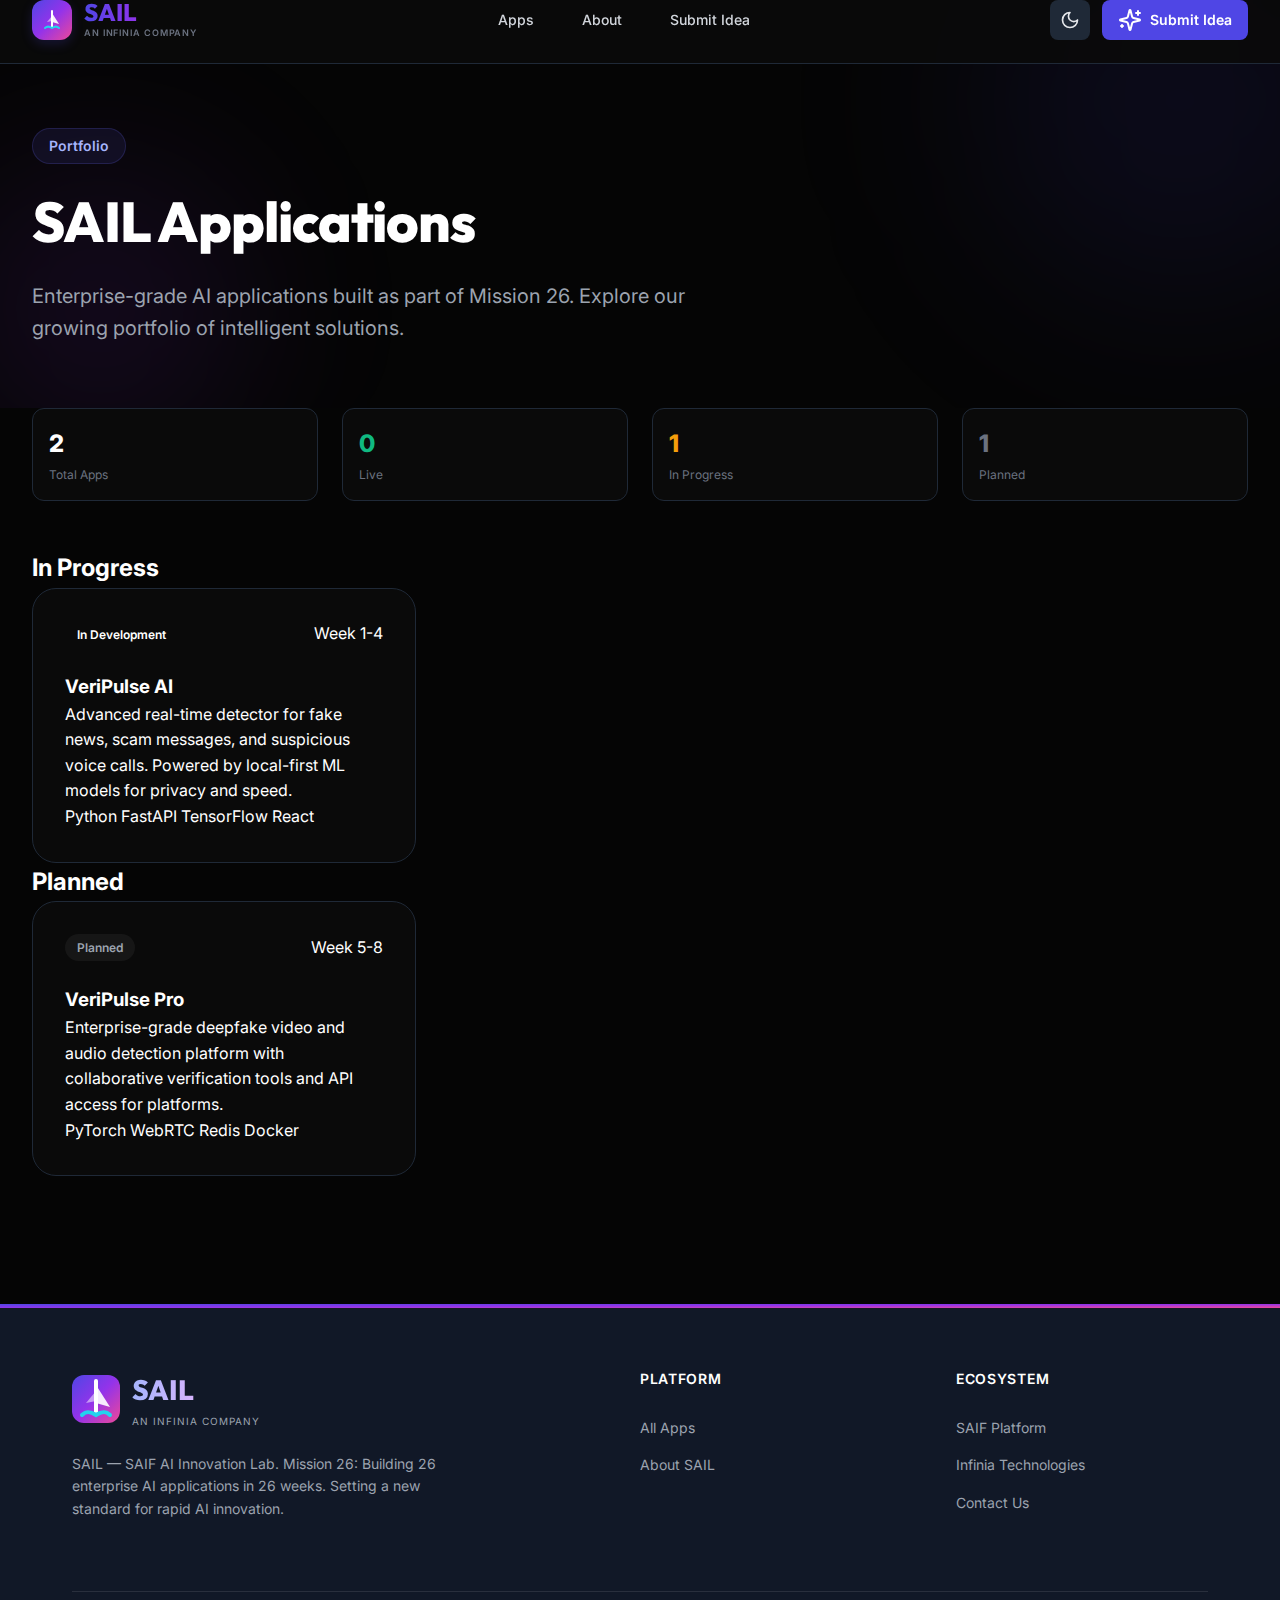
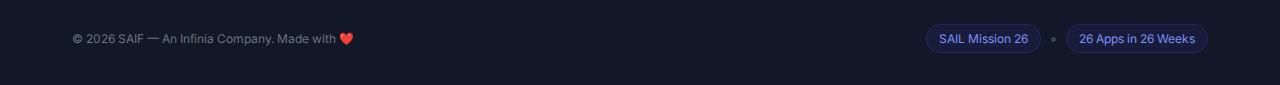
<file: index.html>
<!DOCTYPE html>
<html lang="en">

<head>
    <meta charset="UTF-8">
    <meta name="viewport" content="width=device-width, initial-scale=1.0">
    <title>VeriPulse AI Portal | Powering Truth</title>
    <link rel="stylesheet" href="index.css">
    <link rel="preconnect" href="https://fonts.googleapis.com">
    <link rel="preconnect" href="https://fonts.gstatic.com" crossorigin>
    <link
        href="https://fonts.googleapis.com/css2?family=Inter:wght@400;500;600;700&family=Outfit:wght@400;600;700&display=swap"
        rel="stylesheet">
</head>

<body class="dark-mode">
    <!-- Navigation -->
    <header class="sail-header">
        <div class="nav-container">
            <div class="header-inner">
                <a class="logo-group" href="/">
                    <div class="logo-icon-wrapper">
                        <div class="logo-icon">
                            <svg viewBox="0 0 24 24" class="icon-svg" fill="none">
                                <path d="M12 3L12 19" stroke="white" stroke-width="2" stroke-linecap="round"></path>
                                <path d="M12 5L19 16L12 14Z" fill="white" fill-opacity="0.9"></path>
                                <path d="M12 8L7 14L12 13Z" fill="white" fill-opacity="0.5"></path>
                                <path d="M5 20C7 18 9 18 12 20C15 18 17 18 19 20" stroke="#22D3EE" stroke-width="2"
                                    stroke-linecap="round"></path>
                            </svg>
                        </div>
                    </div>
                    <div class="logo-text-wrapper">
                        <span class="logo-main">SAIL</span>
                        <span class="logo-sub-text">An Infinia Company</span>
                    </div>
                </a>

                <nav class="nav-links-desktop">
                    <a href="index.html">Apps</a>
                    <a href="about.html">About</a>
                    <a href="submit-idea.html">Submit Idea</a>
                </nav>

                <div class="header-actions">
                    <button id="theme-toggle" class="theme-btn-new" aria-label="Toggle theme">
                        <div class="theme-icon-container"><svg xmlns="http://www.w3.org/2000/svg" width="20" height="20"
                                viewBox="0 0 24 24" fill="none" stroke="currentColor" stroke-width="2"
                                stroke-linecap="round" stroke-linejoin="round">
                                <path d="M12 3a6 6 0 0 0 9 9 9 9 0 1 1-9-9Z" />
                            </svg></div>
                    </button>
                    <a class="submit-idea-btn" href="submit-idea.html">
                        <svg xmlns="http://www.w3.org/2000/svg" width="24" height="24" viewBox="0 0 24 24" fill="none"
                            stroke="currentColor" stroke-width="2" stroke-linecap="round" stroke-linejoin="round"
                            class="sparkle-icon">
                            <path
                                d="M9.937 15.5A2 2 0 0 0 8.5 14.063l-6.135-1.582a.5.5 0 0 1 0-.962L8.5 9.936A2 2 0 0 0 9.937 8.5l1.582-6.135a.5.5 0 0 1 .963 0L14.063 8.5A2 2 0 0 0 15.5 9.937l6.135 1.581a.5.5 0 0 1 0 .964L15.5 14.063a2 2 0 0 0-1.437 1.437l-1.582 6.135a.5.5 0 0 1-.963 0z">
                            </path>
                            <path d="M20 3v4"></path>
                            <path d="M22 5h-4"></path>
                            <path d="M4 17v2"></path>
                            <path d="M5 18H3"></path>
                        </svg>
                        Submit Idea
                    </a>
                </div>
            </div>
        </div>
    </header>

    <!-- Hero Section -->
    <header class="hero">
        <div class="hero-content">
            <div class="portfolio-tag">Portfolio</div>
            <h1 class="hero-title">SAIL Applications</h1>
            <p class="hero-subtitle">Enterprise-grade AI applications built as part of Mission 26. Explore our growing
                portfolio of intelligent solutions.</p>
        </div>
    </header>

    <main class="container">
        <!-- Stats Summary -->
        <div class="stats-grid">
            <div class="stat-card">
                <div class="stat-value">2</div>
                <div class="stat-label">Total Apps</div>
            </div>
            <div class="stat-card">
                <div class="stat-value live">0</div>
                <div class="stat-label">Live</div>
            </div>
            <div class="stat-card">
                <div class="stat-value progress">1</div>
                <div class="stat-label">In Progress</div>
            </div>
            <div class="stat-card">
                <div class="stat-value planned">1</div>
                <div class="stat-label">Planned</div>
            </div>
        </div>

        <!-- In Progress Section -->
        <section id="in-progress" class="section">
            <h2 class="section-title">In Progress</h2>
            <div class="grid">
                <a href="app-detail.html" class="card-link">
                    <div class="card glass">
                        <div class="card-header">
                            <span class="status-badge progress">In Development</span>
                            <span class="week-badge">Week 1-4</span>
                        </div>
                        <h3>VeriPulse AI</h3>
                        <p class="card-desc">Advanced real-time detector for fake news, scam messages, and suspicious
                            voice calls. Powered by local-first ML models for privacy and speed.</p>
                        <div class="tech-stack">
                            <span>Python</span>
                            <span>FastAPI</span>
                            <span>TensorFlow</span>
                            <span>React</span>
                        </div>
                    </div>
                </a>
            </div>
        </section>

        <!-- Planned Section -->
        <section id="planned" class="section">
            <h2 class="section-title">Planned</h2>
            <div class="grid">
                <div class="card glass">
                    <div class="card-header">
                        <span class="status-badge planned">Planned</span>
                        <span class="week-badge">Week 5-8</span>
                    </div>
                    <h3>VeriPulse Pro</h3>
                    <p class="card-desc">Enterprise-grade deepfake video and audio detection platform with collaborative
                        verification tools and API access for platforms.</p>
                    <div class="tech-stack">
                        <span>PyTorch</span>
                        <span>WebRTC</span>
                        <span>Redis</span>
                        <span>Docker</span>
                    </div>
                </div>
                <!-- ... other planned cards if needed, but the user said "only my project should be added, nothing else" -->
            </div>
        </section>
    </main>

    <!-- Footer -->
    <footer class="sail-footer">
        <div class="footer-top-gradient"></div>
        <div class="footer-container">
            <div class="footer-main-grid">
                <div class="footer-brand-col">
                    <div class="footer-logo">
                        <div class="logo-icon-footer">
                            <svg viewBox="0 0 24 24" class="icon-svg-footer" fill="none">
                                <path d="M12 3L12 19" stroke="white" stroke-width="2" stroke-linecap="round"></path>
                                <path d="M12 5L19 16L12 14Z" fill="white" fill-opacity="0.9"></path>
                                <path d="M12 8L7 14L12 13Z" fill="white" fill-opacity="0.5"></path>
                                <path d="M5 20C7 18 9 18 12 20C15 18 17 18 19 20" stroke="#22D3EE" stroke-width="2"
                                    stroke-linecap="round"></path>
                            </svg>
                        </div>
                        <div class="footer-logo-text">
                            <span class="footer-logo-main">SAIL</span>
                            <span class="footer-logo-sub">An Infinia Company</span>
                        </div>
                    </div>
                    <p class="footer-tagline">SAIL — SAIF AI Innovation Lab. Mission 26: Building 26 enterprise AI
                        applications in 26 weeks. Setting a new standard for rapid AI innovation.</p>
                </div>

                <div class="footer-links-col">
                    <h4>Platform</h4>
                    <ul>
                        <li><a href="index.html">All Apps</a></li>
                        <li><a href="https://sail26.iamsaif.ai/about/">About SAIL</a></li>
                    </ul>
                </div>

                <div class="footer-links-col">
                    <h4>Ecosystem</h4>
                    <ul>
                        <li><a href="https://iamsaif.ai">SAIF Platform</a></li>
                        <li><a href="https://infiniatechnologies.com">Infinia Technologies</a></li>
                        <li><a href="https://wa.me/971506126652">Contact Us</a></li>
                    </ul>
                </div>
            </div>

            <div class="footer-bottom-part">
                <p class="copyright">© 2026 SAIF — An Infinia Company. Made with <span class="heart">❤️</span></p>
                <div class="footer-badges">
                    <span class="badge mission">SAIL Mission 26</span>
                    <span class="dot">•</span>
                    <span class="badge frequency">26 Apps in 26 Weeks</span>
                </div>
            </div>
        </div>
    </footer>

    <script src="script.js"></script>
</body>

</html>
</file>
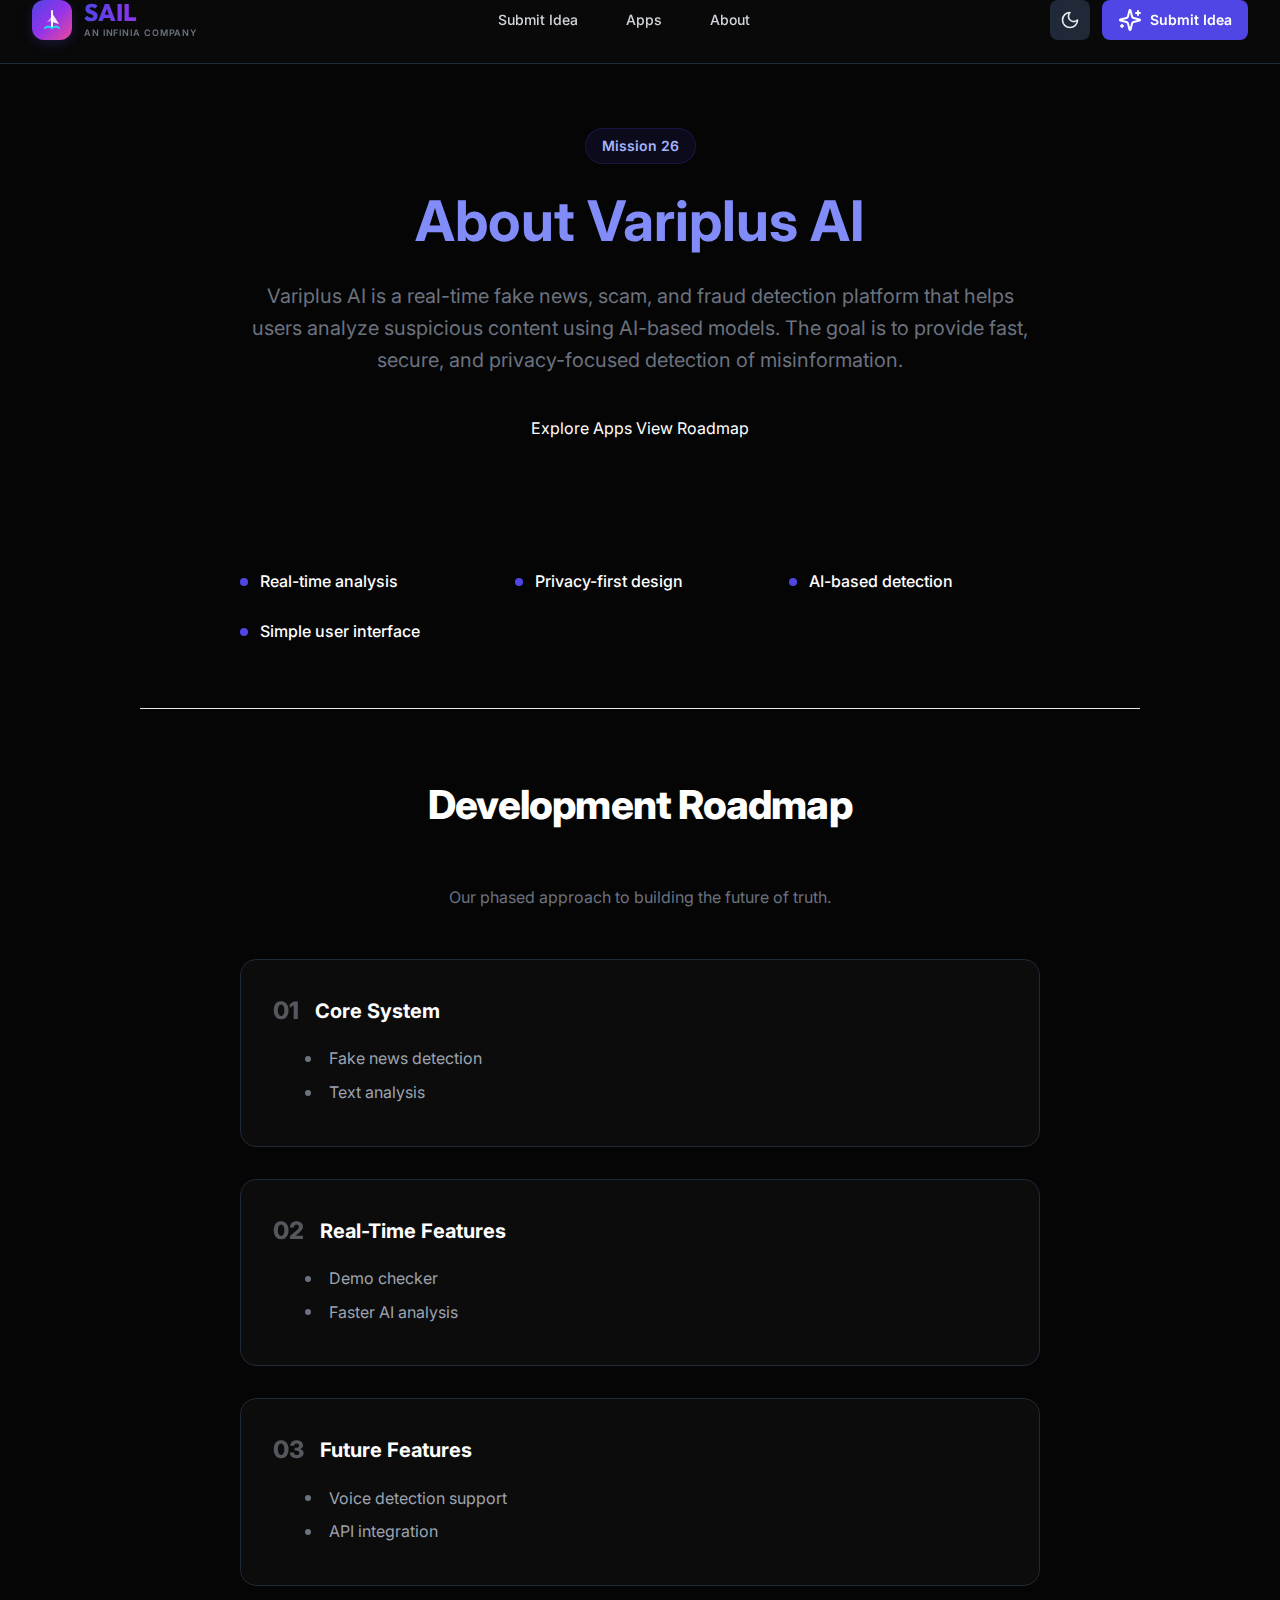
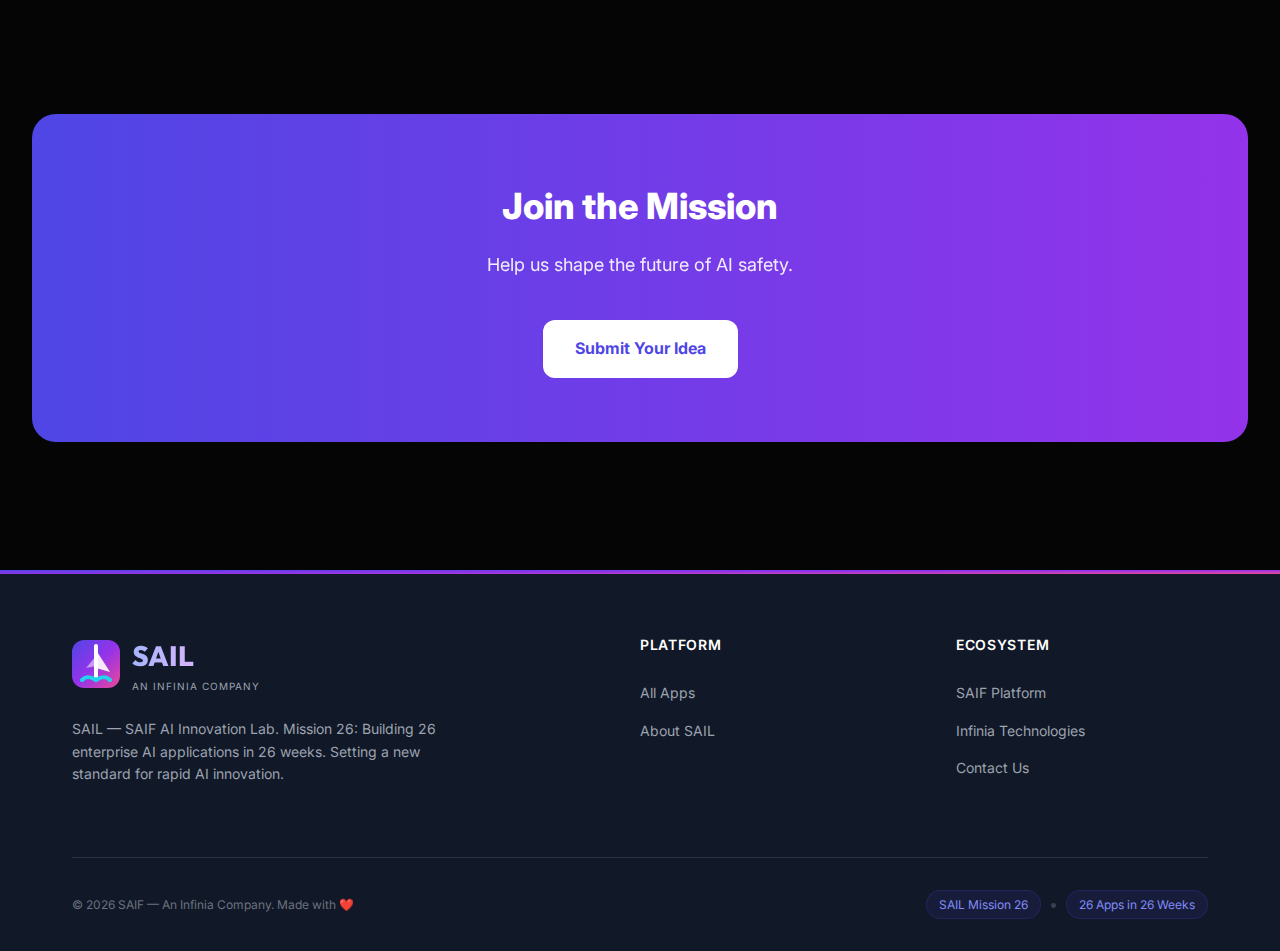
<file: about.html>
<!DOCTYPE html>
<html lang="en">

<head>
    <meta charset="UTF-8">
    <meta name="viewport" content="width=device-width, initial-scale=1.0">
    <title>About Variplus AI | Mission 26</title>
    <link rel="stylesheet" href="index.css">
    <link rel="preconnect" href="https://fonts.googleapis.com">
    <link rel="preconnect" href="https://fonts.gstatic.com" crossorigin>
    <link
        href="https://fonts.googleapis.com/css2?family=Inter:wght@400;500;600;700&family=Outfit:wght@400;600;700;800&display=swap"
        rel="stylesheet">
</head>

<body class="dark-mode">
    <!-- Navigation -->
    <header class="sail-header">
        <div class="nav-container">
            <div class="header-inner">
                <a class="logo-group" href="/">
                    <div class="logo-icon-wrapper">
                        <div class="logo-icon">
                            <svg viewBox="0 0 24 24" class="icon-svg" fill="none">
                                <path d="M12 3L12 19" stroke="white" stroke-width="2" stroke-linecap="round"></path>
                                <path d="M12 5L19 16L12 14Z" fill="white" fill-opacity="0.9"></path>
                                <path d="M12 8L7 14L12 13Z" fill="white" fill-opacity="0.5"></path>
                                <path d="M5 20C7 18 9 18 12 20C15 18 17 18 19 20" stroke="#22D3EE" stroke-width="2"
                                    stroke-linecap="round"></path>
                            </svg>
                        </div>
                    </div>
                    <div class="logo-text-wrapper">
                        <span class="logo-main">SAIL</span>
                        <span class="logo-sub-text">An Infinia Company</span>
                    </div>
                </a>

                <nav class="nav-links-desktop">
                    <a href="submit-idea.html">Submit Idea</a>
                    <a href="index.html">Apps</a>
                    <a href="about.html">About</a>
                </nav>

                <div class="header-actions">
                    <button id="theme-toggle" class="theme-btn-new" aria-label="Toggle theme">
                        <div class="theme-icon-container"><svg xmlns="http://www.w3.org/2000/svg" width="20" height="20"
                                viewBox="0 0 24 24" fill="none" stroke="currentColor" stroke-width="2"
                                stroke-linecap="round" stroke-linejoin="round">
                                <path d="M12 3a6 6 0 0 0 9 9 9 9 0 1 1-9-9Z" />
                            </svg></div>
                    </button>
                    <a class="submit-idea-btn" href="submit-idea.html">
                        <svg xmlns="http://www.w3.org/2000/svg" width="24" height="24" viewBox="0 0 24 24" fill="none"
                            stroke="currentColor" stroke-width="2" stroke-linecap="round" stroke-linejoin="round"
                            class="sparkle-icon">
                            <path
                                d="M9.937 15.5A2 2 0 0 0 8.5 14.063l-6.135-1.582a.5.5 0 0 1 0-.962L8.5 9.936A2 2 0 0 0 9.937 8.5l1.582-6.135a.5.5 0 0 1 .963 0L14.063 8.5A2 2 0 0 0 15.5 9.937l6.135 1.581a.5.5 0 0 1 0 .964L15.5 14.063a2 2 0 0 0-1.437 1.437l-1.582 6.135a.5.5 0 0 1-.963 0z">
                            </path>
                            <path d="M20 3v4"></path>
                            <path d="M22 5h-4"></path>
                            <path d="M4 17v2"></path>
                            <path d="M5 18H3"></path>
                        </svg>
                        Submit Idea
                    </a>
                </div>
            </div>
        </div>
    </header>

    <main class="container">
        <!-- Hero Section -->
        <section class="app-hero" style="text-align: center; padding-top: 8rem; padding-bottom: 4rem;">
            <div class="section-tag" style="margin: 0 auto 1.5rem;">Mission 26</div>
            <h1 class="hero-tagline" style="font-size: 3.5rem; margin-bottom: 1.5rem;">About Variplus AI</h1>
            <p class="hero-description" style="margin: 0 auto 2.5rem; max-width: 800px;">
                Variplus AI is a real-time fake news, scam, and fraud detection platform that helps users analyze
                suspicious content using AI-based models. The goal is to provide fast, secure, and privacy-focused
                detection of misinformation.
            </p>
            <div class="action-buttons" style="justify-content: center;">
                <a href="index.html" class="secondary-btn">Explore Apps</a>
                <a href="#roadmap" class="primary-btn">View Roadmap</a>
            </div>
        </section>

        <!-- Minimal Key Features -->
        <section class="detail-section" style="padding-bottom: 4rem;">
            <div class="feature-minimal-grid">
                <div class="feature-item">
                    <div class="feature-dot"></div>
                    <span>Real-time analysis</span>
                </div>
                <div class="feature-item">
                    <div class="feature-dot"></div>
                    <span>Privacy-first design</span>
                </div>
                <div class="feature-item">
                    <div class="feature-dot"></div>
                    <span>AI-based detection</span>
                </div>
                <div class="feature-item">
                    <div class="feature-dot"></div>
                    <span>Simple user interface</span>
                </div>
            </div>
        </section>

        <!-- Roadmap Section -->
        <section id="roadmap" class="detail-section"
            style="padding-top: 4rem; border-top: 1px solid var(--border-light);">
            <div style="text-align: center; margin-bottom: 3rem;">
                <h2 class="prominent-title">Development Roadmap</h2>
                <p style="color: var(--gray-500);">Our phased approach to building the future of truth.</p>
            </div>

            <div class="roadmap-container">
                <!-- Phase 1 -->
                <div class="roadmap-phase">
                    <div class="phase-header">
                        <span class="phase-number">01</span>
                        <h3 class="phase-title">Core System</h3>
                    </div>
                    <ul class="phase-items">
                        <li>Fake news detection</li>
                        <li>Text analysis</li>
                    </ul>
                </div>

                <!-- Phase 2 -->
                <div class="roadmap-phase active">
                    <div class="phase-header">
                        <span class="phase-number">02</span>
                        <h3 class="phase-title">Real-Time Features</h3>
                    </div>
                    <ul class="phase-items">
                        <li>Demo checker</li>
                        <li>Faster AI analysis</li>
                    </ul>
                </div>

                <!-- Phase 3 -->
                <div class="roadmap-phase">
                    <div class="phase-header">
                        <span class="phase-number">03</span>
                        <h3 class="phase-title">Future Features</h3>
                    </div>
                    <ul class="phase-items">
                        <li>Voice detection support</li>
                        <li>API integration</li>
                    </ul>
                </div>
            </div>
        </section>

        <!-- CTA Section -->
        <section class="cta-banner" style="margin-bottom: 8rem; text-align: center;">
            <h2>Join the Mission</h2>
            <p>Help us shape the future of AI safety.</p>
            <div class="action-buttons" style="justify-content: center; margin-top: 2rem;">
                <a href="submit-idea.html" class="cta-white-btn">Submit Your Idea</a>
            </div>
        </section>
    </main>

    <!-- Footer -->
    <footer class="sail-footer">
        <div class="footer-top-gradient"></div>
        <div class="footer-container">
            <div class="footer-main-grid">
                <div class="footer-brand-col">
                    <div class="footer-logo">
                        <div class="logo-icon-footer">
                            <svg viewBox="0 0 24 24" class="icon-svg-footer" fill="none">
                                <path d="M12 3L12 19" stroke="white" stroke-width="2" stroke-linecap="round"></path>
                                <path d="M12 5L19 16L12 14Z" fill="white" fill-opacity="0.9"></path>
                                <path d="M12 8L7 14L12 13Z" fill="white" fill-opacity="0.5"></path>
                                <path d="M5 20C7 18 9 18 12 20C15 18 17 18 19 20" stroke="#22D3EE" stroke-width="2"
                                    stroke-linecap="round"></path>
                            </svg>
                        </div>
                        <div class="footer-logo-text">
                            <span class="footer-logo-main">SAIL</span>
                            <span class="footer-logo-sub">An Infinia Company</span>
                        </div>
                    </div>
                    <p class="footer-tagline">SAIL — SAIF AI Innovation Lab. Mission 26: Building 26 enterprise AI
                        applications in 26 weeks. Setting a new standard for rapid AI innovation.</p>
                </div>

                <div class="footer-links-col">
                    <h4>Platform</h4>
                    <ul>
                        <li><a href="index.html">All Apps</a></li>
                        <li><a href="about.html">About SAIL</a></li>
                    </ul>
                </div>

                <div class="footer-links-col">
                    <h4>Ecosystem</h4>
                    <ul>
                        <li><a href="https://iamsaif.ai">SAIF Platform</a></li>
                        <li><a href="https://infiniatechnologies.com">Infinia Technologies</a></li>
                        <li><a href="https://wa.me/971506126652">Contact Us</a></li>
                    </ul>
                </div>
            </div>

            <div class="footer-bottom-part">
                <p class="copyright">© 2026 SAIF — An Infinia Company. Made with <span class="heart">❤️</span></p>
                <div class="footer-badges">
                    <span class="badge mission">SAIL Mission 26</span>
                    <span class="dot">•</span>
                    <span class="badge frequency">26 Apps in 26 Weeks</span>
                </div>
            </div>
        </div>
    </footer>

    <script src="script.js"></script>
</body>

</html>
</file>
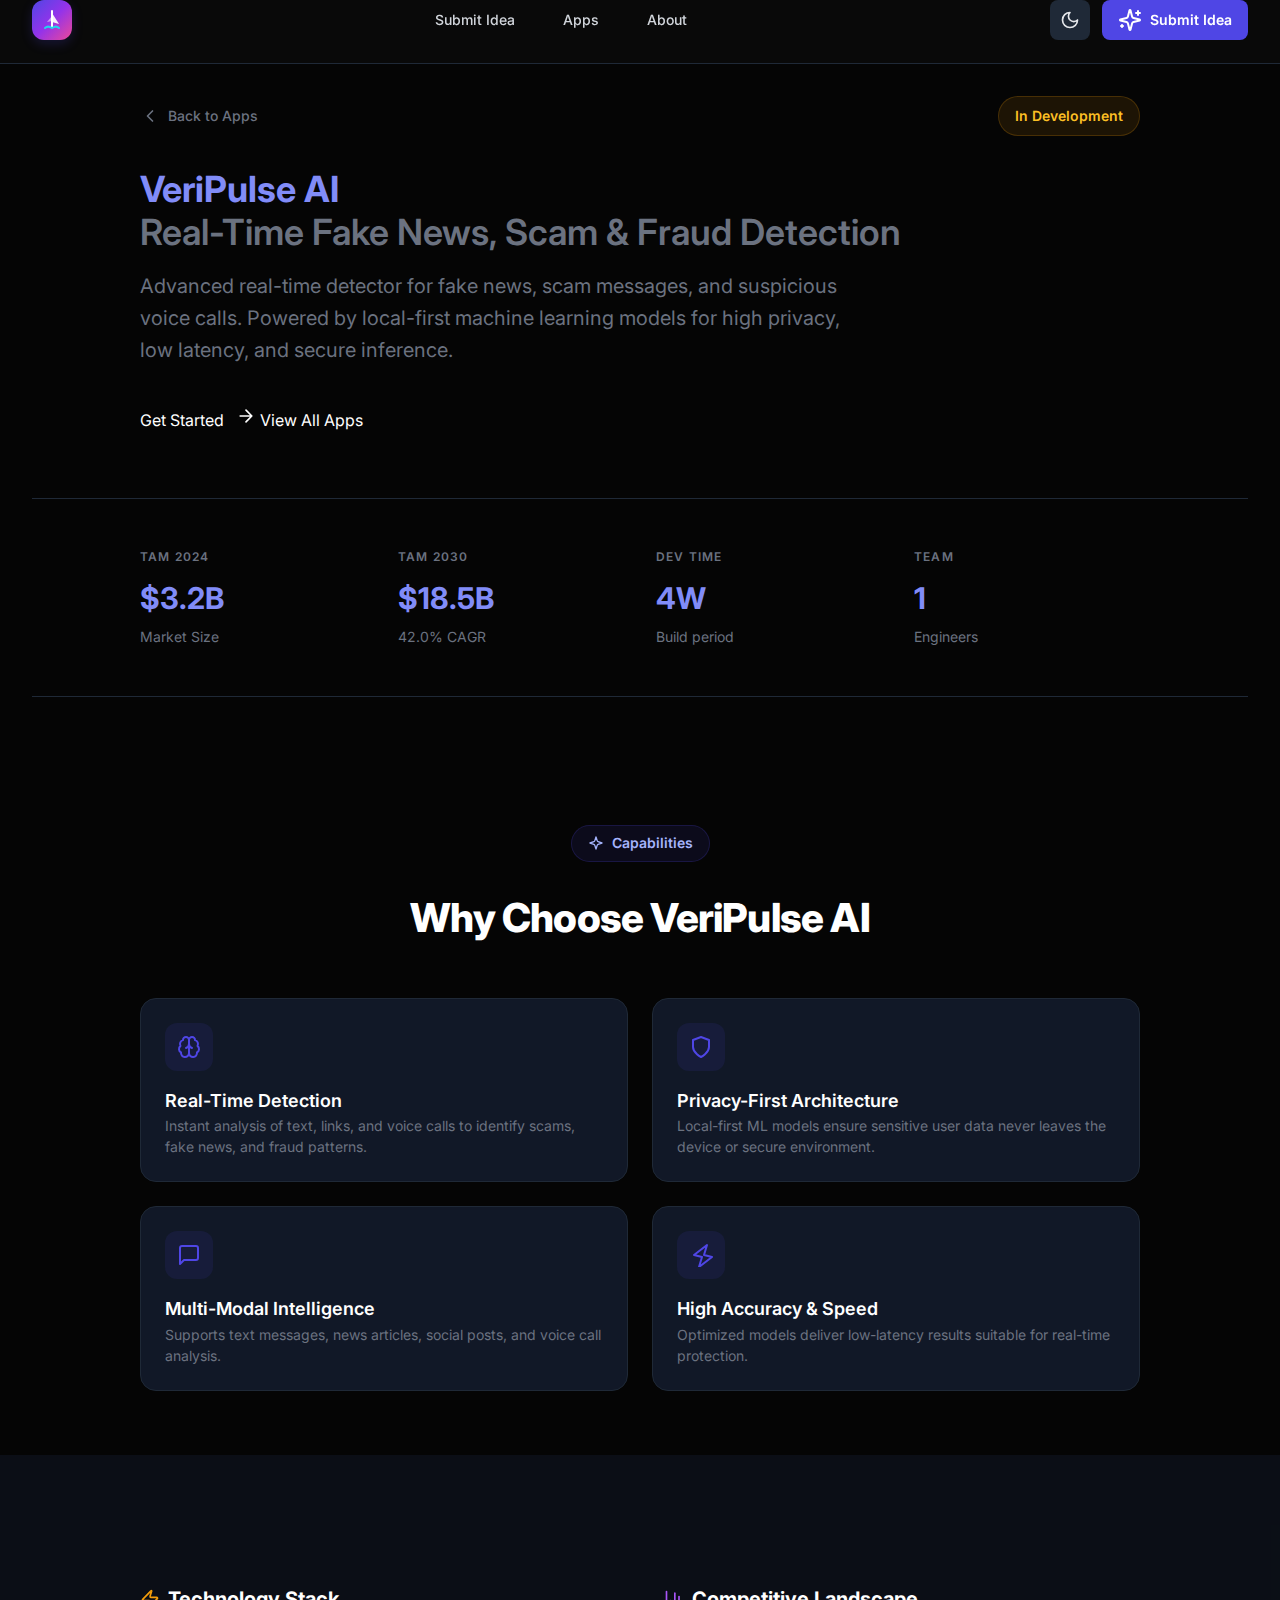
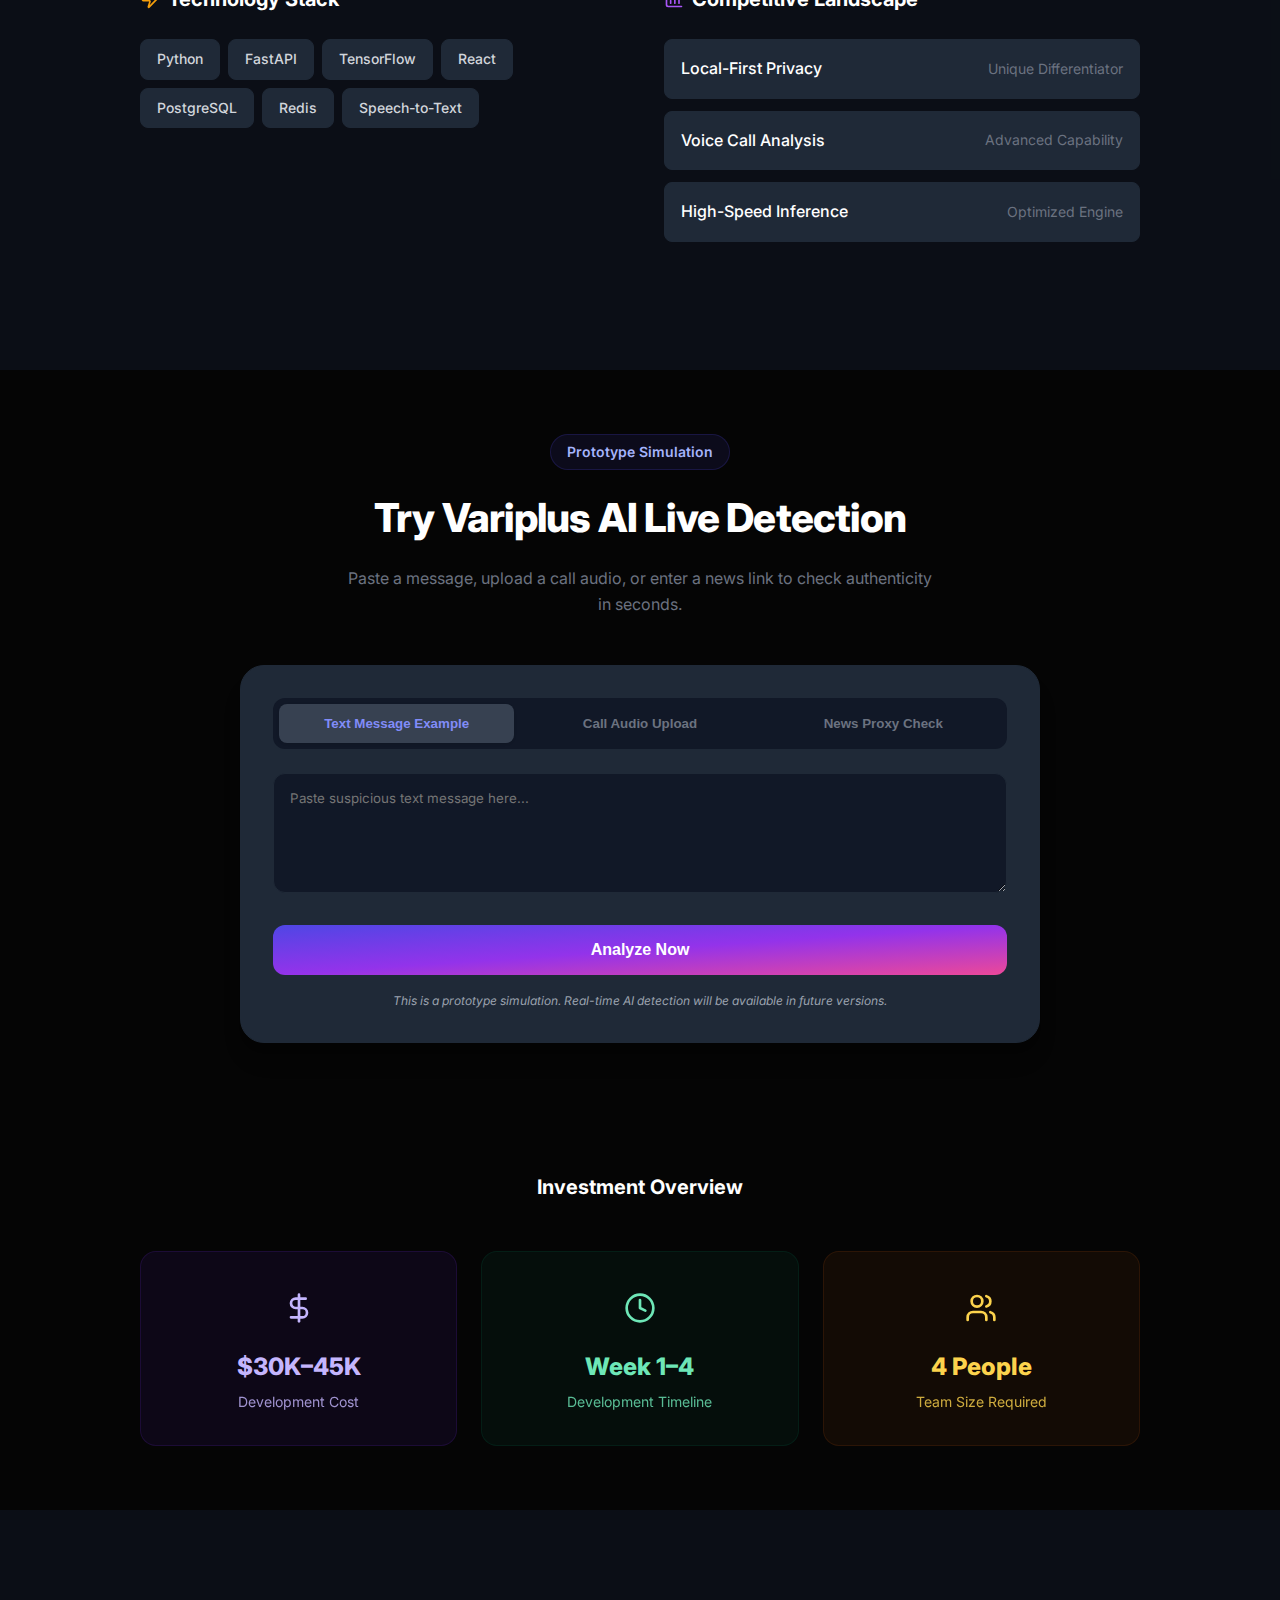
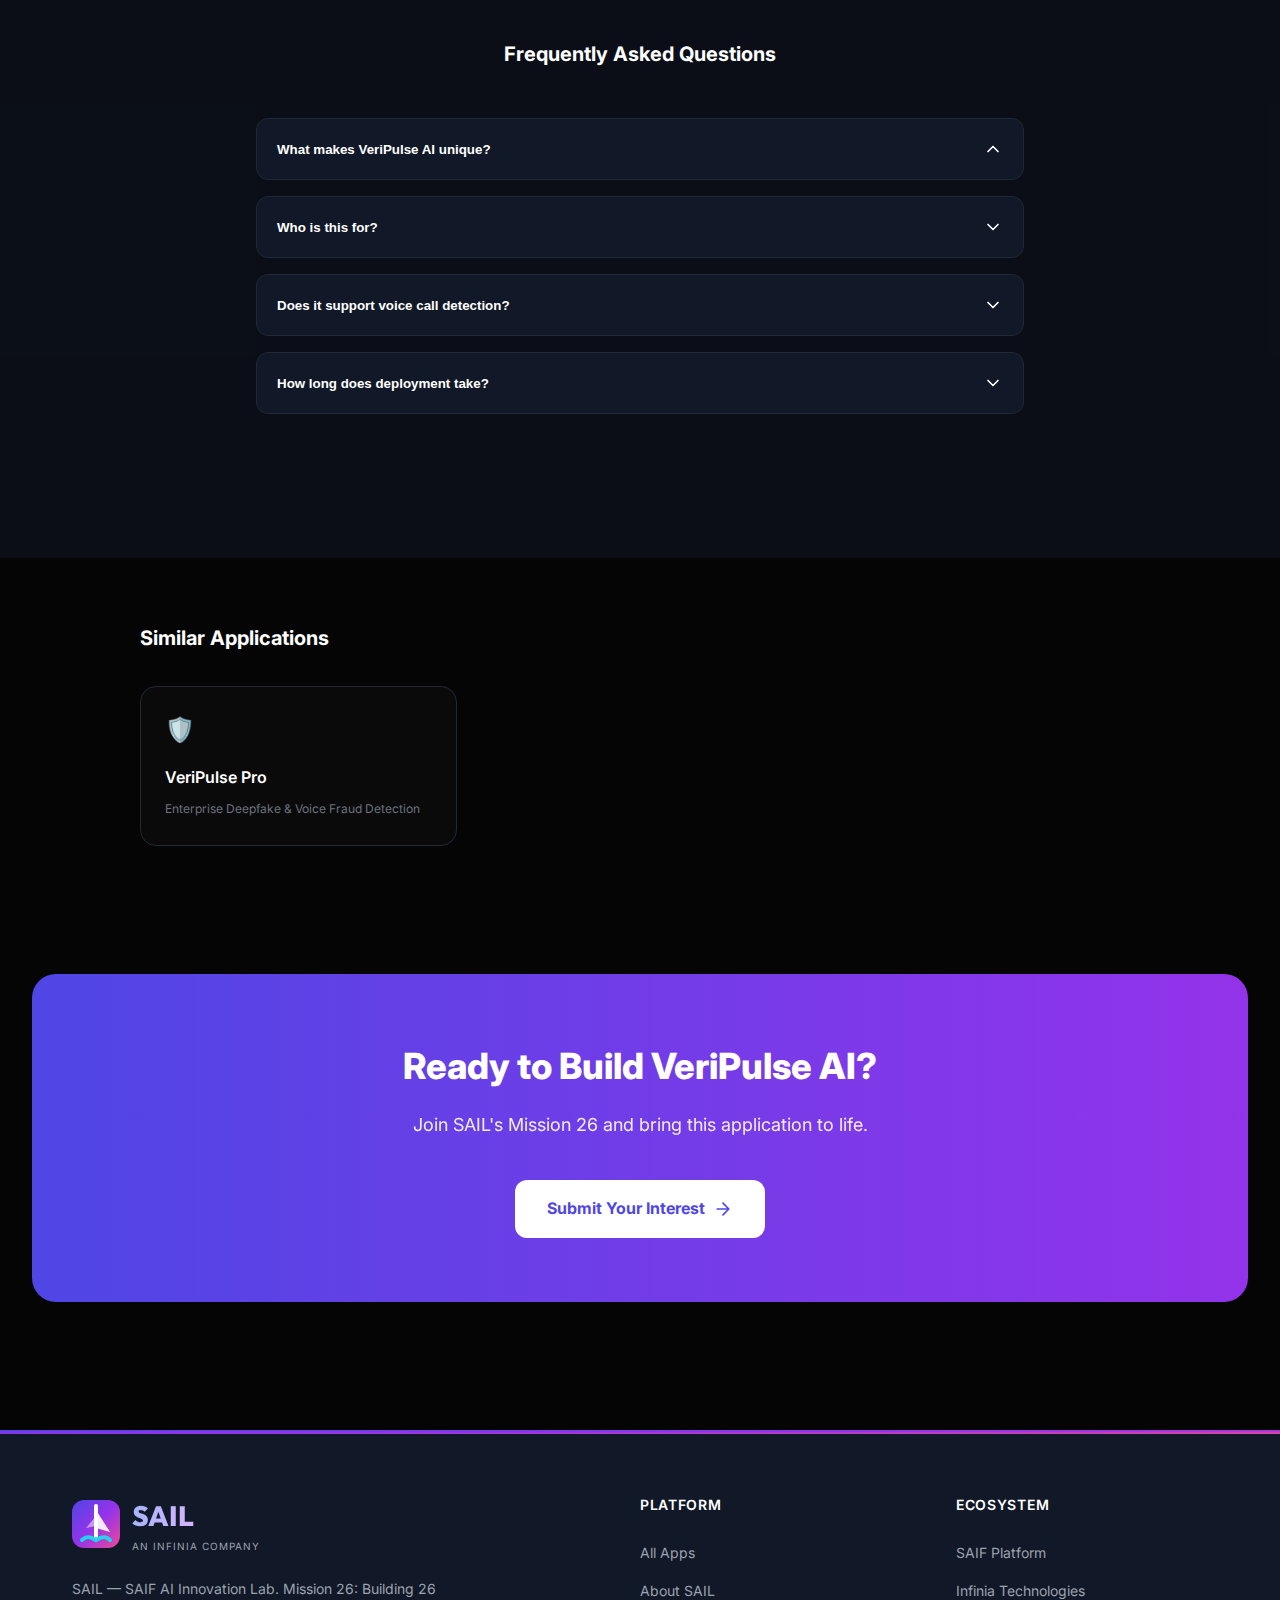
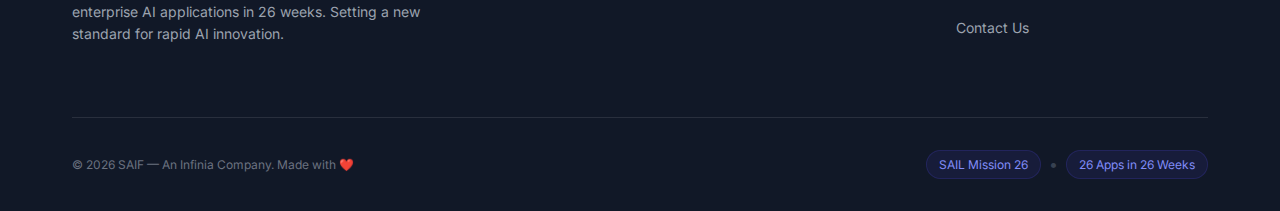
<file: app-detail.html>
<!DOCTYPE html>
<html lang="en">

<head>
    <meta charset="UTF-8">
    <meta name="viewport" content="width=device-width, initial-scale=1.0">
    <title>VeriPulse AI | SAIL Mission 26</title>
    <link rel="stylesheet" href="index.css">
    <link
        href="https://fonts.googleapis.com/css2?family=Inter:wght@400;500;600;700;800&family=Outfit:wght@700;800&display=swap"
        rel="stylesheet">
</head>

<body class="dark-mode">
    <!-- Navigation -->
    <header class="sail-header">
        <div class="nav-container">
            <div class="header-inner">
                <a class="logo-group" href="index.html">
                    <div class="logo-icon-wrapper">
                        <div class="logo-icon">
                            <svg viewBox="0 0 24 24" class="icon-svg" fill="none">
                                <path d="M12 3L12 19" stroke="white" stroke-width="2" stroke-linecap="round"></path>
                                <path d="M12 5L19 16L12 14Z" fill="white" fill-opacity="0.9"></path>
                                <path d="M12 8L7 14L12 13Z" fill="white" fill-opacity="0.5"></path>
                                <path d="M5 20C7 18 9 18 12 20C15 18 17 18 19 20" stroke="#22D3EE" stroke-width="2"
                                    stroke-linecap="round"></path>
                            </svg>
                        </div>
                    </div>
                </a>

                <nav class="nav-links-desktop">
                    <a href="submit-idea.html">Submit Idea</a>
                    <a href="index.html">Apps</a>
                    <a href="about.html">About</a>
                </nav>

                <div class="header-actions">
                    <button id="theme-toggle" class="theme-btn-new" aria-label="Toggle theme">
                        <div class="theme-icon-container"><svg xmlns="http://www.w3.org/2000/svg" width="20" height="20"
                                viewBox="0 0 24 24" fill="none" stroke="currentColor" stroke-width="2"
                                stroke-linecap="round" stroke-linejoin="round">
                                <path d="M12 3a6 6 0 0 0 9 9 9 9 0 1 1-9-9Z" />
                            </svg></div>
                    </button>
                    <a class="submit-idea-btn" href="submit-idea.html">
                        <svg xmlns="http://www.w3.org/2000/svg" width="24" height="24" viewBox="0 0 24 24" fill="none"
                            stroke="currentColor" stroke-width="2" stroke-linecap="round" stroke-linejoin="round"
                            class="sparkle-icon">
                            <path
                                d="M9.937 15.5A2 2 0 0 0 8.5 14.063l-6.135-1.582a.5.5 0 0 1 0-.962L8.5 9.936A2 2 0 0 0 9.937 8.5l1.582-6.135a.5.5 0 0 1 .963 0L14.063 8.5A2 2 0 0 0 15.5 9.937l6.135 1.581a.5.5 0 0 1 0 .964L15.5 14.063a2 2 0 0 0-1.437 1.437l-1.582 6.135a.5.5 0 0 1-.963 0z">
                            </path>
                            <path d="M20 3v4"></path>
                            <path d="M22 5h-4"></path>
                            <path d="M4 17v2"></path>
                            <path d="M5 18H3"></path>
                        </svg>
                        Submit Idea
                    </a>
                </div>
            </div>
        </div>
    </header>

    <main class="container">
        <!-- Breadcrumb & Status -->
        <div class="app-detail-header">
            <a href="index.html" class="back-link">
                <svg xmlns="http://www.w3.org/2000/svg" width="20" height="20" viewBox="0 0 24 24" fill="none"
                    stroke="currentColor" stroke-width="2" stroke-linecap="round" stroke-linejoin="round">
                    <path d="m15 18-6-6 6-6" />
                </svg>
                Back to Apps
            </a>
            <div class="app-status-row">
                <div class="status-badge-inline"
                    style="background: rgba(245, 158, 11, 0.1); border: 1px solid rgba(245, 158, 11, 0.2); padding: 0.375rem 1rem; border-radius: 9999px;">
                    <span style="color: #fbbf24; font-size: 0.875rem; font-weight: 600;">In Development</span>
                </div>
            </div>
        </div>

        <!-- App Hero -->
        <section class="app-hero">
            <h1 class="hero-tagline">VeriPulse AI<br><span style="color: var(--gray-500); font-weight: 600;">Real-Time
                    Fake News, Scam & Fraud Detection</span></h1>
            <p class="hero-description">
                Advanced real-time detector for fake news, scam messages, and suspicious voice calls.
                Powered by local-first machine learning models for high privacy, low latency, and secure inference.
            </p>

            <div class="action-buttons">
                <a href="submit-idea.html" class="primary-btn">Get Started <svg xmlns="http://www.w3.org/2000/svg"
                        width="20" height="20" viewBox="0 0 24 24" fill="none" stroke="currentColor" stroke-width="2"
                        stroke-linecap="round" stroke-linejoin="round" style="margin-left: 0.5rem;">
                        <path d="M5 12h14m-7-7 7 7-7 7" />
                    </svg></a>
                <a href="index.html" class="secondary-btn">View All Apps</a>
            </div>
        </section>

        <!-- Stats Section -->
        <section class="metrics-section">
            <div class="metrics-grid">
                <div class="metric-card">
                    <div class="metric-label">TAM 2024</div>
                    <div class="metric-value">$3.2B</div>
                    <div class="metric-sub">Market Size</div>
                </div>
                <div class="metric-card">
                    <div class="metric-label">TAM 2030</div>
                    <div class="metric-value">$18.5B</div>
                    <div class="metric-sub">42.0% CAGR</div>
                </div>
                <div class="metric-card">
                    <div class="metric-label">DEV TIME</div>
                    <div class="metric-value">4W</div>
                    <div class="metric-sub">Build period</div>
                </div>
                <div class="metric-card">
                    <div class="metric-label">TEAM</div>
                    <div class="metric-value">1</div>
                    <div class="metric-sub">Engineers</div>
                </div>
            </div>
        </section>

        <!-- Capabilities -->
        <section class="detail-section">
            <div style="text-align: center; margin-bottom: 3rem;">
                <div class="section-tag">
                    <svg xmlns="http://www.w3.org/2000/svg" width="16" height="16" viewBox="0 0 24 24" fill="none"
                        stroke="currentColor" stroke-width="2" stroke-linecap="round" stroke-linejoin="round">
                        <path
                            d="m12 3-1.912 5.813a2 2 0 0 1-1.275 1.275L3 12l5.813 1.912a2 2 0 0 1 1.275 1.275L12 21l1.912-5.813a2 2 0 0 1 1.275-1.275L21 12l-5.813-1.912a2 2 0 0 1-1.275-1.275L12 3Z" />
                    </svg>
                    Capabilities
                </div>
                <h2 class="prominent-title">Why Choose VeriPulse AI</h2>
            </div>
            <div class="capabilities-grid">
                <div class="cap-card">
                    <div class="cap-icon"><svg xmlns="http://www.w3.org/2000/svg" width="24" height="24"
                            viewBox="0 0 24 24" fill="none" stroke="currentColor" stroke-width="2"
                            stroke-linecap="round" stroke-linejoin="round">
                            <path
                                d="M12 5a3 3 0 1 0-5.997.125 4 4 0 0 0-2.526 5.77 4 4 0 0 0 .556 6.588A4 4 0 1 0 12 18Z" />
                            <path
                                d="M12 5a3 3 0 1 1 5.997.125 4 4 0 0 1 2.526 5.77 4 4 0 0 1-.556 6.588A4 4 0 1 1 12 18Z" />
                            <path d="M15 13a4.5 4.5 0 0 1-3-4 4.5 4.5 0 0 1-3 4" />
                        </svg></div>
                    <div>
                        <h4>Real-Time Detection</h4>
                        <p>Instant analysis of text, links, and voice calls to identify scams, fake news, and fraud
                            patterns.</p>
                    </div>
                </div>
                <div class="cap-card">
                    <div class="cap-icon"><svg xmlns="http://www.w3.org/2000/svg" width="24" height="24"
                            viewBox="0 0 24 24" fill="none" stroke="currentColor" stroke-width="2"
                            stroke-linecap="round" stroke-linejoin="round">
                            <path d="M12 22s8-4 8-10V5l-8-3-8 3v7c0 6 8 10 8 10Z" />
                        </svg></div>
                    <div>
                        <h4>Privacy-First Architecture</h4>
                        <p>Local-first ML models ensure sensitive user data never leaves the device or secure
                            environment.</p>
                    </div>
                </div>
                <div class="cap-card">
                    <div class="cap-icon"><svg xmlns="http://www.w3.org/2000/svg" width="24" height="24"
                            viewBox="0 0 24 24" fill="none" stroke="currentColor" stroke-width="2"
                            stroke-linecap="round" stroke-linejoin="round">
                            <path d="M21 15a2 2 0 0 1-2 2H7l-4 4V5a2 2 0 0 1 2-2h14a2 2 0 0 1 2 2z" />
                        </svg></div>
                    <div>
                        <h4>Multi-Modal Intelligence</h4>
                        <p>Supports text messages, news articles, social posts, and voice call analysis.</p>
                    </div>
                </div>
                <div class="cap-card">
                    <div class="cap-icon"><svg xmlns="http://www.w3.org/2000/svg" width="24" height="24"
                            viewBox="0 0 24 24" fill="none" stroke="currentColor" stroke-width="2"
                            stroke-linecap="round" stroke-linejoin="round">
                            <path d="m5 12 13-10-3 10 8 2-13 10 3-10-8-2Z" />
                        </svg></div>
                    <div>
                        <h4>High Accuracy & Speed</h4>
                        <p>Optimized models deliver low-latency results suitable for real-time protection.</p>
                    </div>
                </div>
            </div>
        </section>

        <!-- Landscape & Tech -->
        <section class="section-bg">
            <div class="detail-section">
                <div class="grid-2-col">
                    <div class="tech-stack-container">
                        <h3><svg xmlns="http://www.w3.org/2000/svg" width="20" height="20" viewBox="0 0 24 24"
                                fill="none" stroke="currentColor" stroke-width="2" stroke-linecap="round"
                                stroke-linejoin="round" style="color: #f59e0b;">
                                <path
                                    d="M4 14a1 1 0 0 1-.78-1.63l9.9-10.2a.5.5 0 0 1 .86.46l-1.92 6.02A1 1 0 0 0 13 10h7a1 1 0 0 1 .78 1.63l-9.9 10.2a.5.5 0 0 1-.86-.46l1.92-6.02A1 1 0 0 0 11 14z" />
                            </svg> Technology Stack</h3>
                        <div class="tech-pills">
                            <span class="tech-pill">Python</span>
                            <span class="tech-pill">FastAPI</span>
                            <span class="tech-pill">TensorFlow</span>
                            <span class="tech-pill">React</span>
                            <span class="tech-pill">PostgreSQL</span>
                            <span class="tech-pill">Redis</span>
                            <span class="tech-pill">Speech-to-Text</span>
                        </div>
                    </div>
                    <div class="landscape-container">
                        <h3><svg xmlns="http://www.w3.org/2000/svg" width="20" height="20" viewBox="0 0 24 24"
                                fill="none" stroke="currentColor" stroke-width="2" stroke-linecap="round"
                                stroke-linejoin="round" style="color: #a855f7;">
                                <path d="M3 3v16a2 2 0 0 0 2 2h16" />
                                <path d="M18 17V9" />
                                <path d="M13 17V5" />
                                <path d="M8 17v-3" />
                            </svg> Competitive Landscape</h3>
                        <div class="landscape-list">
                            <div class="landscape-item">
                                <span class="landscape-label">Local-First Privacy</span>
                                <span class="landscape-value">Unique Differentiator</span>
                            </div>
                            <div class="landscape-item">
                                <span class="landscape-label">Voice Call Analysis</span>
                                <span class="landscape-value">Advanced Capability</span>
                            </div>
                            <div class="landscape-item">
                                <span class="landscape-label">High-Speed Inference</span>
                                <span class="landscape-value">Optimized Engine</span>
                            </div>
                        </div>
                    </div>
                </div>
            </div>
        </section>

        </section>

        <!-- Live Demo Section -->
        <section class="detail-section" id="live-demo">
            <div style="text-align: center; margin-bottom: 3rem;">
                <div class="section-tag" style="margin-bottom: 1rem;">Prototype Simulation</div>
                <h2 class="prominent-title" style="margin-bottom: 1rem;">Try Variplus AI Live Detection</h2>
                <p style="color: var(--gray-500); max-width: 600px; margin: 0 auto;">
                    Paste a message, upload a call audio, or enter a news link to check authenticity in seconds.
                </p>
            </div>

            <div class="demo-card-container">
                <div class="demo-tabs">
                    <button class="demo-tab active" data-tab="text">Text Message Example</button>
                    <button class="demo-tab" data-tab="audio">Call Audio Upload</button>
                    <button class="demo-tab" data-tab="url">News Proxy Check</button>
                </div>

                <div class="demo-content">
                    <!-- Text Tab -->
                    <div class="demo-pane active" id="pane-text">
                        <textarea class="demo-input" placeholder="Paste suspicious text message here..."></textarea>
                    </div>

                    <!-- Audio Tab -->
                    <div class="demo-pane" id="pane-audio">
                        <div class="file-upload-box">
                            <svg xmlns="http://www.w3.org/2000/svg" width="48" height="48" viewBox="0 0 24 24"
                                fill="none" stroke="currentColor" stroke-width="2" stroke-linecap="round"
                                stroke-linejoin="round" style="color: var(--indigo-500); margin-bottom: 1rem;">
                                <path d="M21 15v4a2 2 0 0 1-2 2H5a2 2 0 0 1-2-2v-4" />
                                <polyline points="17 8 12 3 7 8" />
                                <line x1="12" x2="12" y1="3" y2="15" />
                            </svg>
                            <p>Click to upload audio file (MP3, WAV)</p>
                            <input type="file" style="display: none;">
                        </div>
                    </div>

                    <!-- URL Tab -->
                    <div class="demo-pane" id="pane-url">
                        <input type="text" class="demo-input" placeholder="https://example.com/news-article">
                    </div>

                    <button class="analyze-btn" id="analyze-btn">
                        <span class="btn-text">Analyze Now</span>
                        <div class="loader" style="display: none;"></div>
                    </button>
                </div>

                <!-- Result Area -->
                <div class="demo-result" id="demo-result" style="display: none;">
                    <!-- Content injected via JS -->
                </div>

                <p class="demo-disclaimer">
                    This is a prototype simulation. Real-time AI detection will be available in future versions.
                </p>
            </div>
        </section>

        <!-- Investment Section -->
        <section class="detail-section">
            <h3 style="text-align: center; margin-bottom: 3rem; font-size: 1.25rem; font-weight: 700;">Investment
                Overview</h3>
            <div class="investment-cards">
                <div class="invest-card indigo">
                    <div class="invest-icon"><svg xmlns="http://www.w3.org/2000/svg" width="32" height="32"
                            viewBox="0 0 24 24" fill="none" stroke="currentColor" stroke-width="2"
                            stroke-linecap="round" stroke-linejoin="round">
                            <line x1="12" x2="12" y1="2" y2="22" />
                            <path d="M17 5H9.5a3.5 3.5 0 0 0 0 7h5a3.5 3.5 0 0 1 0 7H6" />
                        </svg></div>
                    <div class="invest-price">$30K–45K</div>
                    <div class="invest-desc">Development Cost</div>
                </div>
                <div class="invest-card emerald">
                    <div class="invest-icon"><svg xmlns="http://www.w3.org/2000/svg" width="32" height="32"
                            viewBox="0 0 24 24" fill="none" stroke="currentColor" stroke-width="2"
                            stroke-linecap="round" stroke-linejoin="round">
                            <circle cx="12" cy="12" r="10" />
                            <polyline points="12 6 12 12 16 14" />
                        </svg></div>
                    <div class="invest-price">Week 1–4</div>
                    <div class="invest-desc">Development Timeline</div>
                </div>
                <div class="invest-card amber">
                    <div class="invest-icon"><svg xmlns="http://www.w3.org/2000/svg" width="32" height="32"
                            viewBox="0 0 24 24" fill="none" stroke="currentColor" stroke-width="2"
                            stroke-linecap="round" stroke-linejoin="round">
                            <path d="M16 21v-2a4 4 0 0 0-4-4H6a4 4 0 0 0-4 4v2" />
                            <circle cx="9" cy="7" r="4" />
                            <path d="M22 21v-2a4 4 0 0 0-3-3.87" />
                            <path d="M16 3.13a4 4 0 0 1 0 7.75" />
                        </svg></div>
                    <div class="invest-price">4 People</div>
                    <div class="invest-desc">Team Size Required</div>
                </div>
            </div>
        </section>

        <!-- FAQ Section -->
        <section class="section-bg">
            <div class="detail-section">
                <div class="faq-container">
                    <h3 style="text-align: center; margin-bottom: 3rem; font-size: 1.25rem; font-weight: 700;">
                        Frequently Asked Questions</h3>
                    <div class="faq-box">
                        <button class="faq-btn">
                            <span>What makes VeriPulse AI unique?</span>
                            <svg xmlns="http://www.w3.org/2000/svg" width="20" height="20" viewBox="0 0 24 24"
                                fill="none" stroke="currentColor" stroke-width="2" stroke-linecap="round"
                                stroke-linejoin="round">
                                <path d="m18 15-6-6-6 6" />
                            </svg>
                        </button>
                        <div class="faq-content">
                            VeriPulse AI uses local-first, real-time ML models to detect scams and fake content without
                            sending sensitive data to external servers.
                        </div>
                    </div>
                    <div class="faq-box">
                        <button class="faq-btn">
                            <span>Who is this for?</span>
                            <svg xmlns="http://www.w3.org/2000/svg" width="20" height="20" viewBox="0 0 24 24"
                                fill="none" stroke="currentColor" stroke-width="2" stroke-linecap="round"
                                stroke-linejoin="round">
                                <path d="m6 9 6 6 6-6" />
                            </svg>
                        </button>
                        <div class="faq-content">
                            VeriPulse AI is designed for individuals, enterprise teams, and platforms that need to
                            verify the authenticity of information and protect against social engineering attacks.
                        </div>
                    </div>
                    <div class="faq-box">
                        <button class="faq-btn">
                            <span>Does it support voice call detection?</span>
                            <svg xmlns="http://www.w3.org/2000/svg" width="20" height="20" viewBox="0 0 24 24"
                                fill="none" stroke="currentColor" stroke-width="2" stroke-linecap="round"
                                stroke-linejoin="round">
                                <path d="m6 9 6 6 6-6" />
                            </svg>
                        </button>
                        <div class="faq-content">
                            Yes, our advanced multi-modal engine can analyze live voice streams or recordings to
                            identify deepfake audio patterns and common scam scripts in real-time.
                        </div>
                    </div>
                    <div class="faq-box">
                        <button class="faq-btn">
                            <span>How long does deployment take?</span>
                            <svg xmlns="http://www.w3.org/2000/svg" width="20" height="20" viewBox="0 0 24 24"
                                fill="none" stroke="currentColor" stroke-width="2" stroke-linecap="round"
                                stroke-linejoin="round">
                                <path d="m6 9 6 6 6-6" />
                            </svg>
                        </button>
                        <div class="faq-content">
                            A standard integration typically takes 4 weeks. This includes model customization, local
                            environment setup, and front-end implementation.
                        </div>
                    </div>
                </div>
            </div>
        </section>

        <!-- Similar Apps -->
        <section class="detail-section">
            <h3 class="similar-apps-title">Similar Applications</h3>
            <div class="similar-grid">
                <a href="#" class="sim-card">
                    <span class="sim-icon">🛡️</span>
                    <span class="sim-name">VeriPulse Pro</span>
                    <span class="sim-tag">Enterprise Deepfake & Voice Fraud Detection</span>
                </a>
            </div>
        </section>

        <!-- CTA Section -->
        <section class="cta-banner">
            <h2>Ready to Build VeriPulse AI?</h2>
            <p>Join SAIL's Mission 26 and bring this application to life.</p>
            <a href="submit-idea.html" class="cta-white-btn">
                Submit Your Interest
                <svg xmlns="http://www.w3.org/2000/svg" width="20" height="20" viewBox="0 0 24 24" fill="none"
                    stroke="currentColor" stroke-width="2" stroke-linecap="round" stroke-linejoin="round">
                    <path d="M5 12h14m-7-7 7 7-7 7" />
                </svg>
            </a>
        </section>
    </main>

    <!-- Footer -->
    <footer class="sail-footer">
        <div class="footer-top-gradient"></div>
        <div class="footer-container">
            <div class="footer-main-grid">
                <div class="footer-brand-col">
                    <div class="footer-logo">
                        <div class="logo-icon-footer">
                            <svg viewBox="0 0 24 24" class="icon-svg-footer" fill="none">
                                <path d="M12 3L12 19" stroke="white" stroke-width="2" stroke-linecap="round"></path>
                                <path d="M12 5L19 16L12 14Z" fill="white" fill-opacity="0.9"></path>
                                <path d="M12 8L7 14L12 13Z" fill="white" fill-opacity="0.5"></path>
                                <path d="M5 20C7 18 9 18 12 20C15 18 17 18 19 20" stroke="#22D3EE" stroke-width="2"
                                    stroke-linecap="round"></path>
                            </svg>
                        </div>
                        <div class="footer-logo-text">
                            <span class="footer-logo-main">SAIL</span>
                            <span class="footer-logo-sub">An Infinia Company</span>
                        </div>
                    </div>
                    <p class="footer-tagline">SAIL — SAIF AI Innovation Lab. Mission 26: Building 26 enterprise AI
                        applications in 26 weeks. Setting a new standard for rapid AI innovation.</p>
                </div>

                <div class="footer-links-col">
                    <h4>Platform</h4>
                    <ul>
                        <li><a href="index.html">All Apps</a></li>
                        <li><a href="https://sail26.iamsaif.ai/about/">About SAIL</a></li>
                    </ul>
                </div>

                <div class="footer-links-col">
                    <h4>Ecosystem</h4>
                    <ul>
                        <li><a href="https://iamsaif.ai">SAIF Platform</a></li>
                        <li><a href="https://infiniatechnologies.com">Infinia Technologies</a></li>
                        <li><a href="https://wa.me/971506126652">Contact Us</a></li>
                    </ul>
                </div>
            </div>

            <div class="footer-bottom-part">
                <p class="copyright">© 2026 SAIF — An Infinia Company. Made with <span class="heart">❤️</span></p>
                <div class="footer-badges">
                    <span class="badge mission">SAIL Mission 26</span>
                    <span class="dot">•</span>
                    <span class="badge frequency">26 Apps in 26 Weeks</span>
                </div>
            </div>
        </div>
    </footer>

    <script src="script.js"></script>
</body>

</html>
</file>
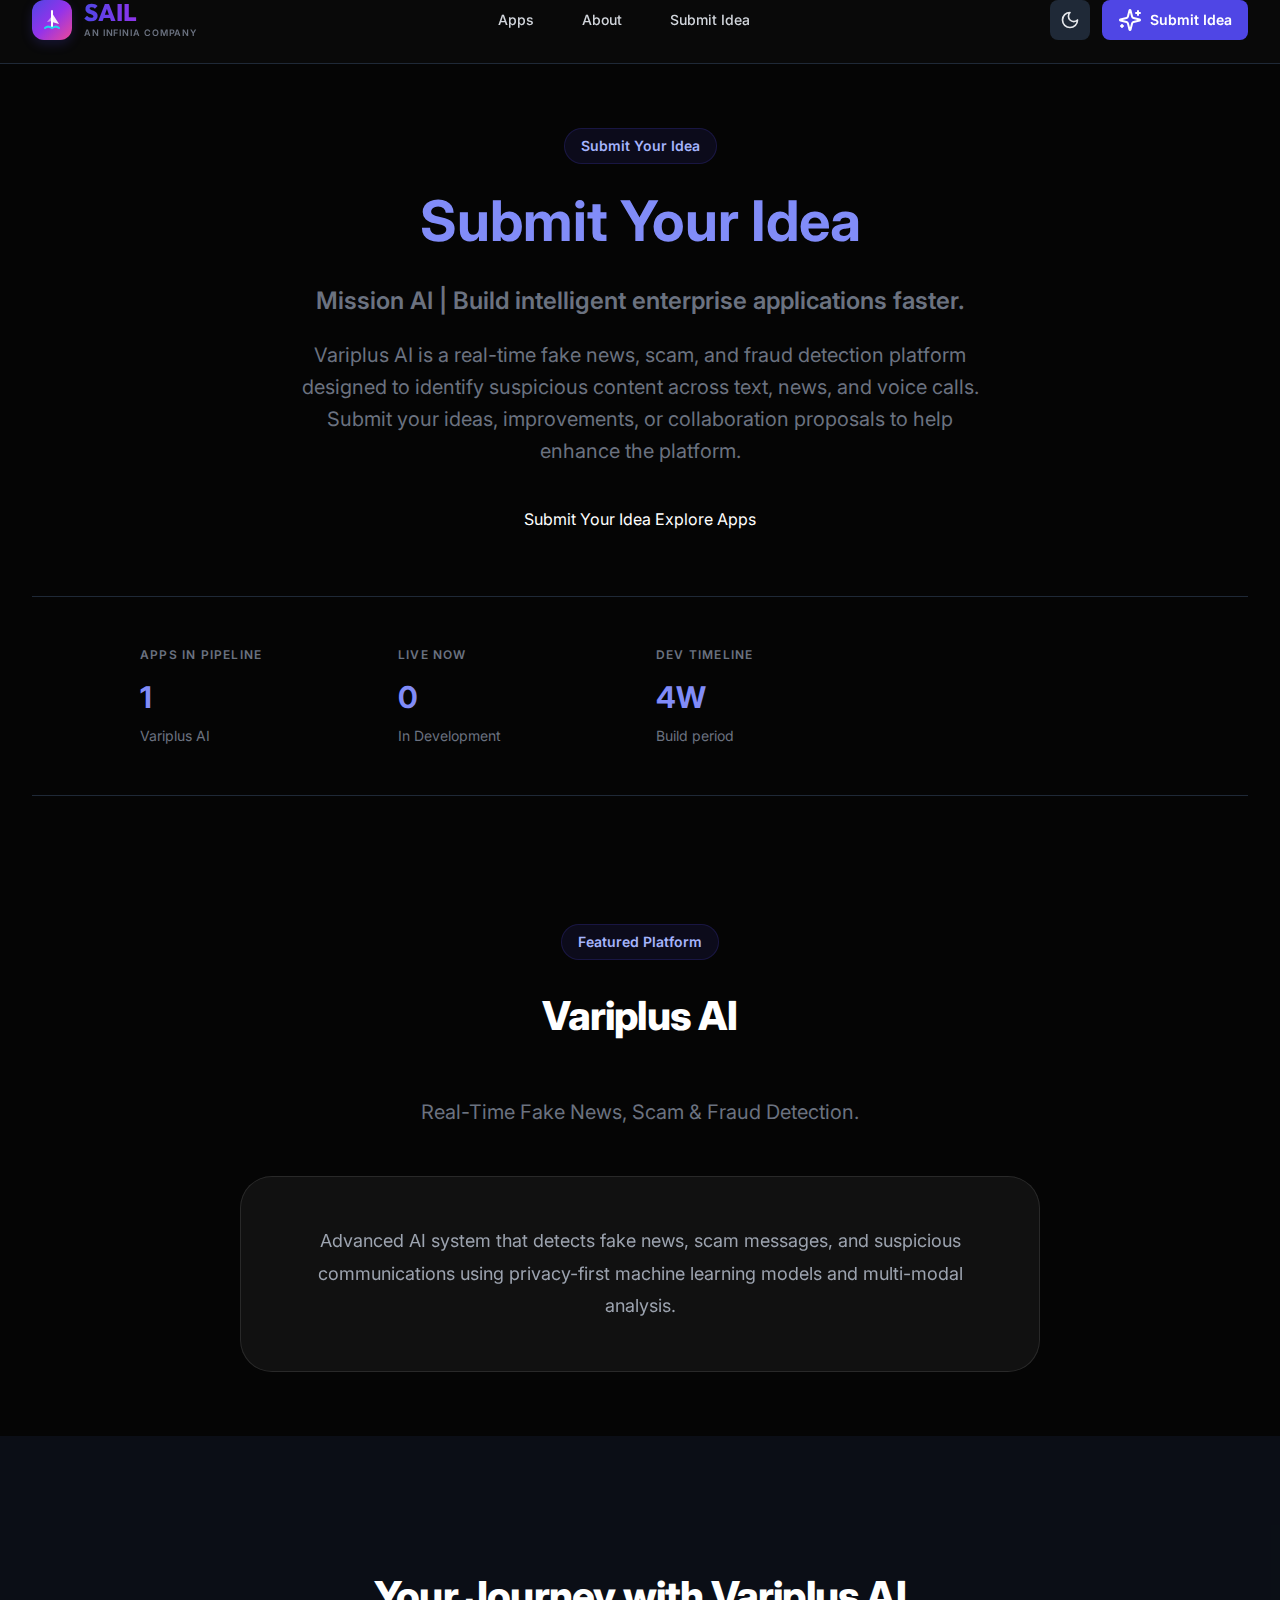
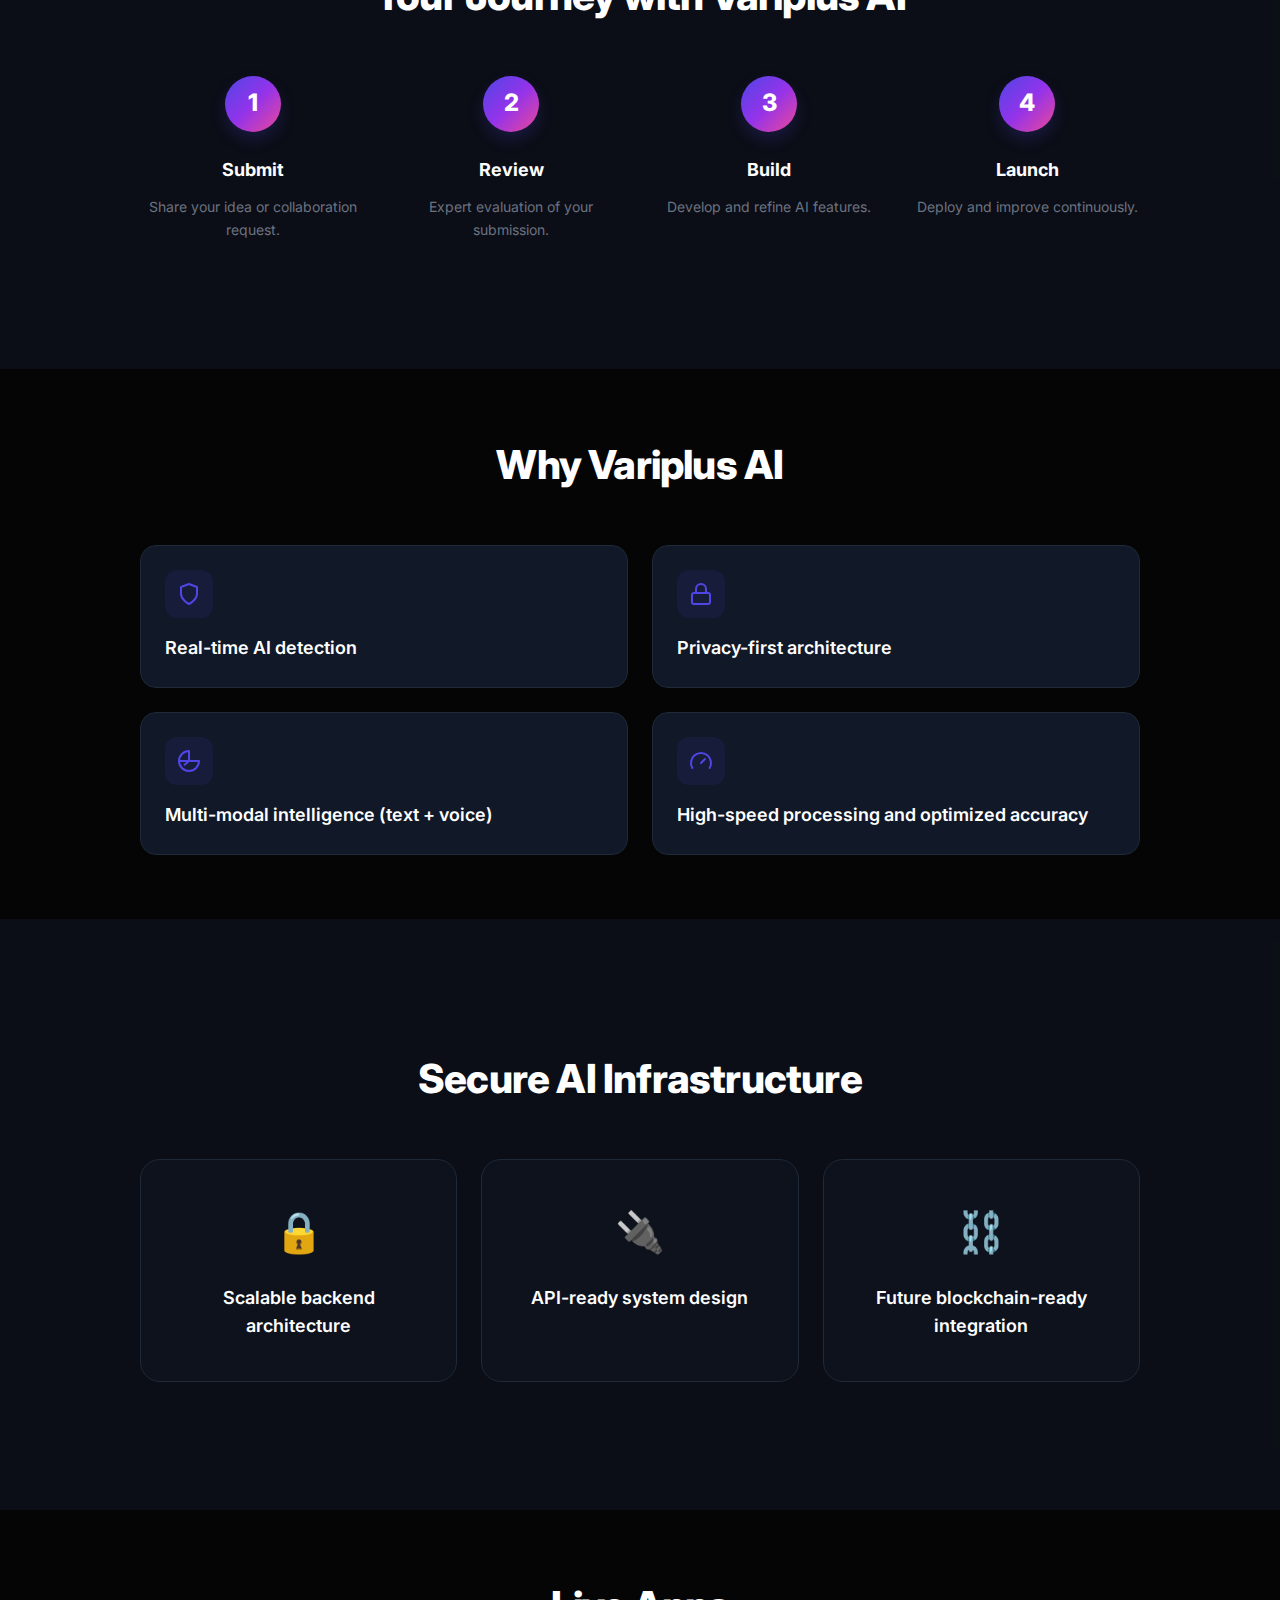
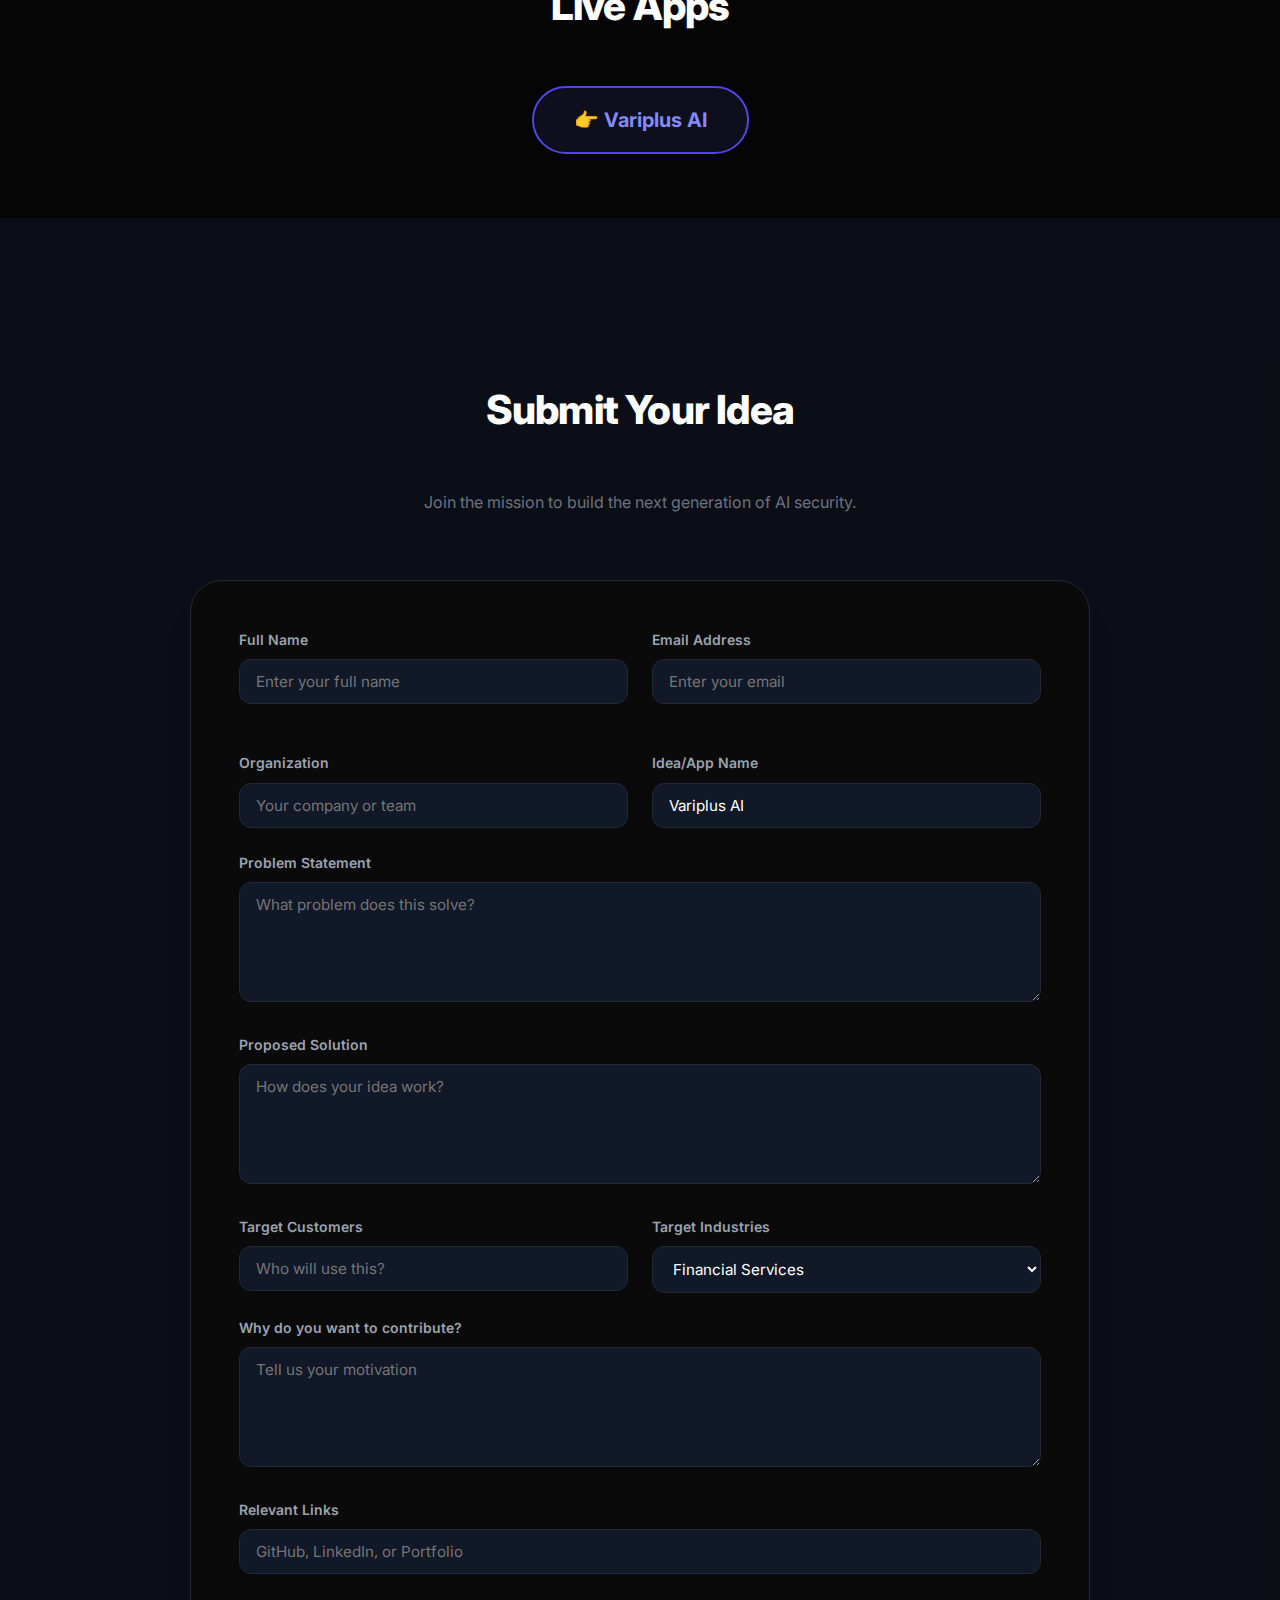
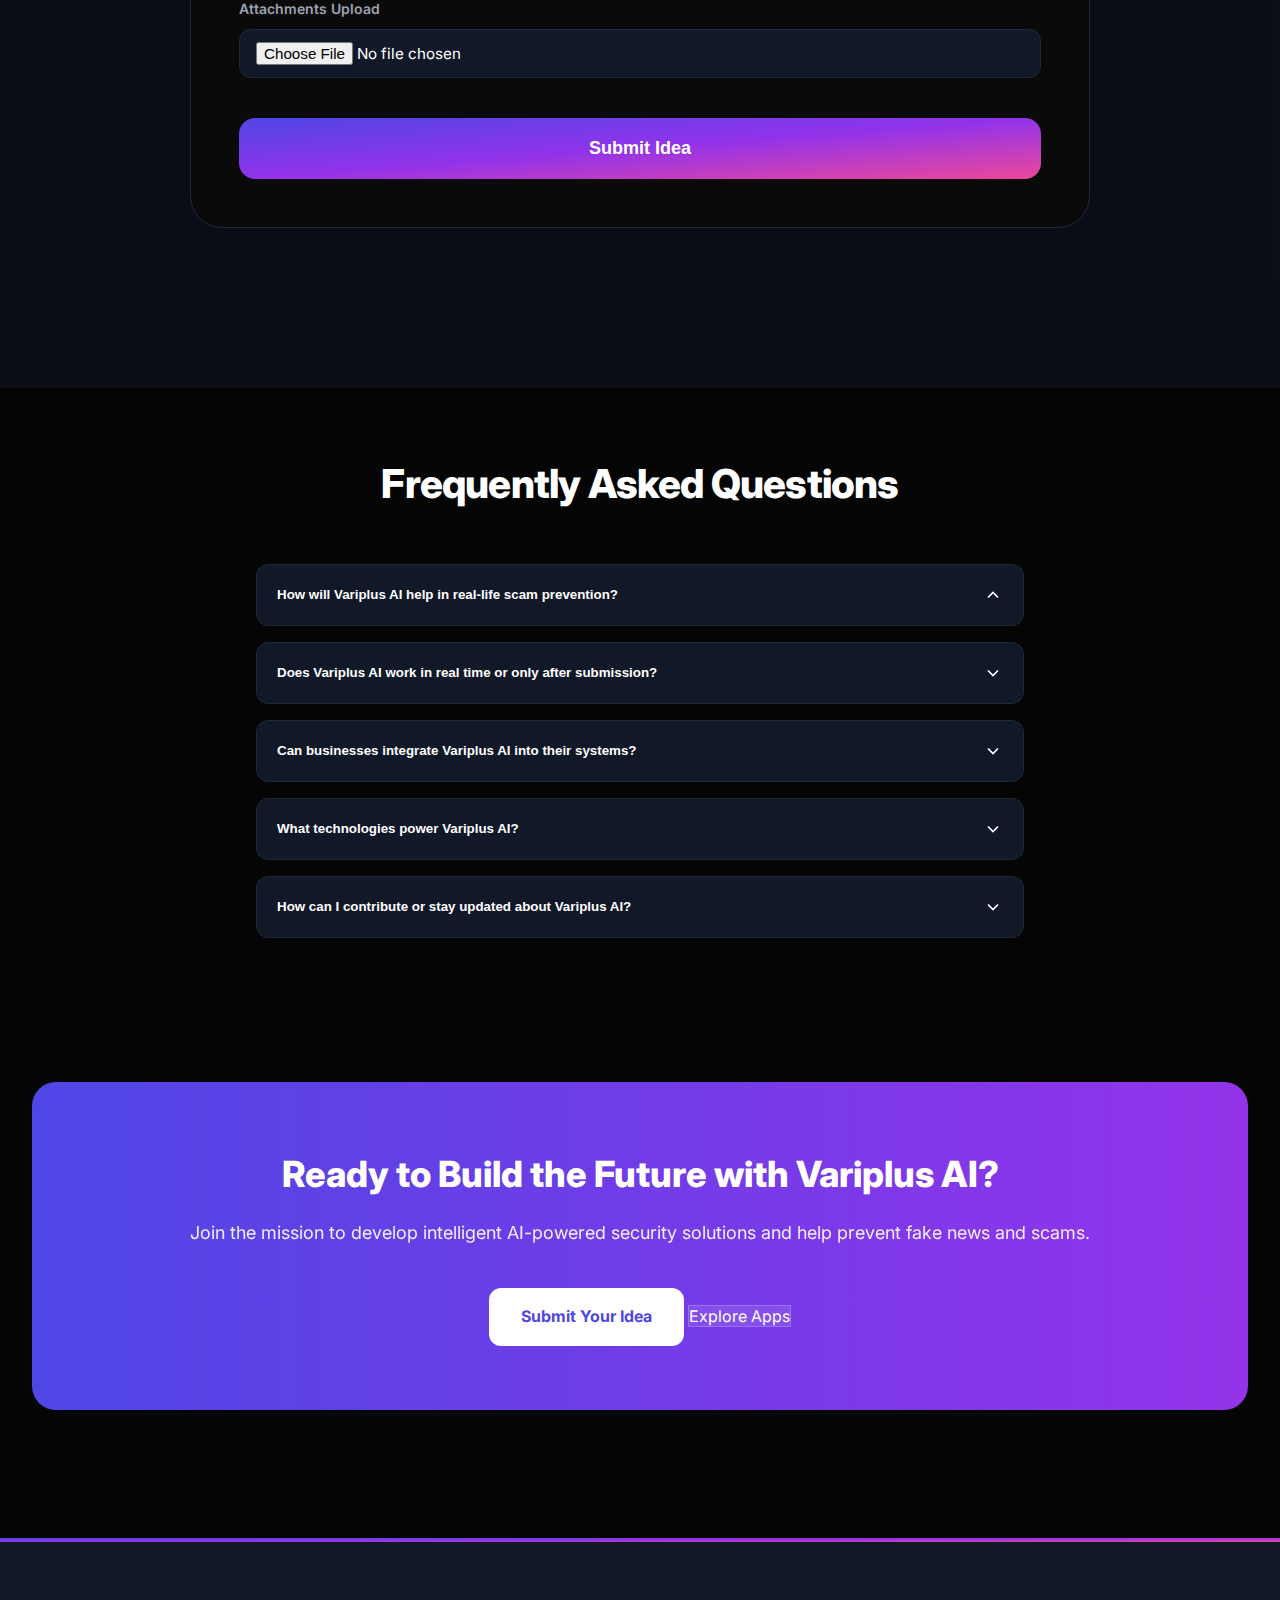
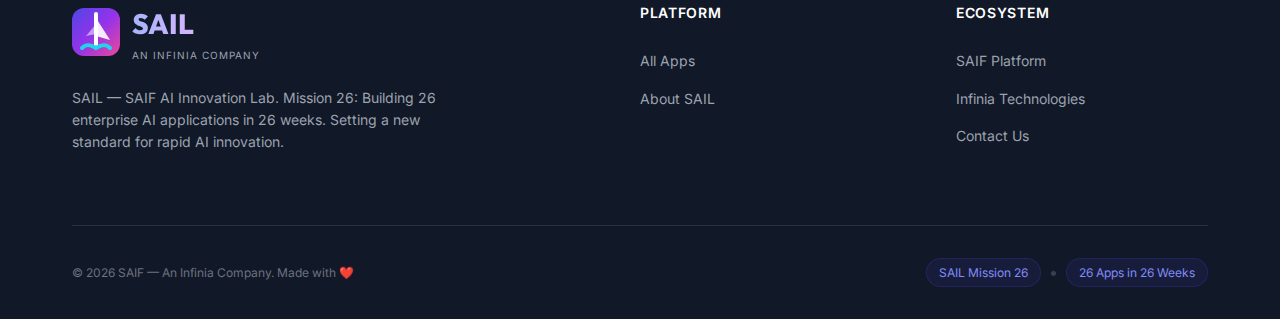
<file: submit-idea.html>
<!DOCTYPE html>
<html lang="en">

<head>
    <meta charset="UTF-8">
    <meta name="viewport" content="width=device-width, initial-scale=1.0">
    <title>Submit Your Idea | Variplus AI</title>
    <link rel="stylesheet" href="index.css">
    <link
        href="https://fonts.googleapis.com/css2?family=Inter:wght@400;500;600;700;800&family=Outfit:wght@700;800&display=swap"
        rel="stylesheet">
</head>

<body class="dark-mode">
    <!-- Navigation -->
    <header class="sail-header">
        <div class="nav-container">
            <div class="header-inner">
                <a class="logo-group" href="index.html">
                    <div class="logo-icon-wrapper">
                        <div class="logo-icon">
                            <svg viewBox="0 0 24 24" class="icon-svg" fill="none">
                                <path d="M12 3L12 19" stroke="white" stroke-width="2" stroke-linecap="round"></path>
                                <path d="M12 5L19 16L12 14Z" fill="white" fill-opacity="0.9"></path>
                                <path d="M12 8L7 14L12 13Z" fill="white" fill-opacity="0.5"></path>
                                <path d="M5 20C7 18 9 18 12 20C15 18 17 18 19 20" stroke="#22D3EE" stroke-width="2"
                                    stroke-linecap="round"></path>
                            </svg>
                        </div>
                    </div>
                    <div class="logo-text-wrapper">
                        <span class="logo-main">SAIL</span>
                        <span class="logo-sub-text">An Infinia Company</span>
                    </div>
                </a>

                <nav class="nav-links-desktop">
                    <a href="index.html">Apps</a>
                    <a href="about.html">About</a>
                    <a href="submit-idea.html">Submit Idea</a>
                </nav>

                <div class="header-actions">
                    <button id="theme-toggle" class="theme-btn-new" aria-label="Toggle theme">
                        <div class="theme-icon-container"><svg xmlns="http://www.w3.org/2000/svg" width="20" height="20"
                                viewBox="0 0 24 24" fill="none" stroke="currentColor" stroke-width="2"
                                stroke-linecap="round" stroke-linejoin="round">
                                <path d="M12 3a6 6 0 0 0 9 9 9 9 0 1 1-9-9Z" />
                            </svg></div>
                    </button>
                    <a class="submit-idea-btn" href="submit-idea.html">
                        <svg xmlns="http://www.w3.org/2000/svg" width="24" height="24" viewBox="0 0 24 24" fill="none"
                            stroke="currentColor" stroke-width="2" stroke-linecap="round" stroke-linejoin="round"
                            class="sparkle-icon">
                            <path
                                d="M9.937 15.5A2 2 0 0 0 8.5 14.063l-6.135-1.582a.5.5 0 0 1 0-.962L8.5 9.936A2 2 0 0 0 9.937 8.5l1.582-6.135a.5.5 0 0 1 .963 0L14.063 8.5A2 2 0 0 0 15.5 9.937l6.135 1.581a.5.5 0 0 1 0 .964L15.5 14.063a2 2 0 0 0-1.437 1.437l-1.582 6.135a.5.5 0 0 1-.963 0z">
                            </path>
                            <path d="M20 3v4"></path>
                            <path d="M22 5h-4"></path>
                            <path d="M4 17v2"></path>
                            <path d="M5 18H3"></path>
                        </svg>
                        Submit Idea
                    </a>
                </div>
            </div>
        </div>
    </header>

    <main class="container">
        <!-- Hero Section -->
        <section class="app-hero" style="text-align: center; padding-top: 8rem;">
            <div class="section-tag" style="margin: 0 auto 1.5rem;">Submit Your Idea</div>
            <h1 class="hero-tagline" style="font-size: 3.5rem;">Submit Your Idea<br><span
                    style="color: var(--gray-500); font-weight: 600; font-size: 1.5rem;">Mission AI | Build intelligent
                    enterprise applications faster.</span></h1>
            <p class="hero-description" style="margin: 0 auto 2.5rem;">
                Variplus AI is a real-time fake news, scam, and fraud detection platform designed to identify suspicious
                content across text, news, and voice calls. Submit your ideas, improvements, or collaboration proposals
                to help enhance the platform.
            </p>
            <div class="action-buttons" style="justify-content: center;">
                <a href="#submit-form" class="primary-btn">Submit Your Idea</a>
                <a href="index.html" class="secondary-btn">Explore Apps</a>
            </div>
        </section>

        <!-- Stats Section -->
        <section class="metrics-section">
            <div class="metrics-grid">
                <div class="metric-card">
                    <div class="metric-label">APPS IN PIPELINE</div>
                    <div class="metric-value">1</div>
                    <div class="metric-sub">Variplus AI</div>
                </div>
                <div class="metric-card">
                    <div class="metric-label">LIVE NOW</div>
                    <div class="metric-value">0</div>
                    <div class="metric-sub">In Development</div>
                </div>
                <div class="metric-card">
                    <div class="metric-label">DEV TIMELINE</div>
                    <div class="metric-value">4W</div>
                    <div class="metric-sub">Build period</div>
                </div>
            </div>
        </section>

        <!-- Featured Platform Section -->
        <section class="detail-section">
            <div style="text-align: center; margin-bottom: 3rem;">
                <div class="section-tag">Featured Platform</div>
                <h2 class="prominent-title">Variplus AI</h2>
                <p style="color: var(--gray-500); font-size: 1.25rem;">Real-Time Fake News, Scam & Fraud Detection.</p>
            </div>
            <div class="glass-card"
                style="padding: 3rem; text-align: center; max-width: 800px; margin: 0 auto; border-radius: 2rem;">
                <p style="font-size: 1.125rem; line-height: 1.8; color: var(--gray-400);">
                    Advanced AI system that detects fake news, scam messages, and suspicious communications using
                    privacy-first machine learning models and multi-modal analysis.
                </p>
            </div>
        </section>

        <!-- Journey Section -->
        <section class="section-bg">
            <div class="detail-section">
                <h2 class="prominent-title">Your Journey with Variplus AI</h2>
                <div class="journey-grid">
                    <div class="journey-step">
                        <div class="step-num">1</div>
                        <h4>Submit</h4>
                        <p>Share your idea or collaboration request.</p>
                    </div>
                    <div class="journey-step">
                        <div class="step-num">2</div>
                        <h4>Review</h4>
                        <p>Expert evaluation of your submission.</p>
                    </div>
                    <div class="journey-step">
                        <div class="step-num">3</div>
                        <h4>Build</h4>
                        <p>Develop and refine AI features.</p>
                    </div>
                    <div class="journey-step">
                        <div class="step-num">4</div>
                        <h4>Launch</h4>
                        <p>Deploy and improve continuously.</p>
                    </div>
                </div>
            </div>
        </section>

        <!-- Why Choose Section -->
        <section class="detail-section">
            <h2 class="prominent-title">Why Variplus AI</h2>
            <div class="capabilities-grid">
                <div class="cap-card">
                    <div class="cap-icon"><svg xmlns="http://www.w3.org/2000/svg" width="24" height="24"
                            viewBox="0 0 24 24" fill="none" stroke="currentColor" stroke-width="2"
                            stroke-linecap="round" stroke-linejoin="round">
                            <path d="M12 22s8-4 8-10V5l-8-3-8 3v7c0 6 8 10 8 10Z" />
                        </svg></div>
                    <h4>Real-time AI detection</h4>
                </div>
                <div class="cap-card">
                    <div class="cap-icon"><svg xmlns="http://www.w3.org/2000/svg" width="24" height="24"
                            viewBox="0 0 24 24" fill="none" stroke="currentColor" stroke-width="2"
                            stroke-linecap="round" stroke-linejoin="round">
                            <rect width="18" height="11" x="3" y="11" rx="2" ry="2" />
                            <path d="M7 11V7a5 5 0 0 1 10 0v4" />
                        </svg></div>
                    <h4>Privacy-first architecture</h4>
                </div>
                <div class="cap-card">
                    <div class="cap-icon"><svg xmlns="http://www.w3.org/2000/svg" width="24" height="24"
                            viewBox="0 0 24 24" fill="none" stroke="currentColor" stroke-width="2"
                            stroke-linecap="round" stroke-linejoin="round">
                            <path d="M12 2a10 10 0 1 0 10 10H12V2Z" />
                            <path d="M12 12 2.1 12.1" />
                            <path d="m7.6 15.8 4.4-3.8" />
                        </svg></div>
                    <h4>Multi-modal intelligence (text + voice)</h4>
                </div>
                <div class="cap-card">
                    <div class="cap-icon"><svg xmlns="http://www.w3.org/2000/svg" width="24" height="24"
                            viewBox="0 0 24 24" fill="none" stroke="currentColor" stroke-width="2"
                            stroke-linecap="round" stroke-linejoin="round">
                            <path d="m12 14 4-4" />
                            <path d="M3.34 19a10 10 0 1 1 17.32 0" />
                        </svg></div>
                    <h4>High-speed processing and optimized accuracy</h4>
                </div>
            </div>
        </section>

        <!-- Tech Infrastructure Section -->
        <section class="section-bg">
            <div class="detail-section">
                <h2 class="prominent-title">Secure AI Infrastructure</h2>
                <div class="infra-grid">
                    <div class="infra-card">
                        <div class="infra-icon">🔒</div>
                        <h4>Scalable backend architecture</h4>
                    </div>
                    <div class="infra-card">
                        <div class="infra-icon">🔌</div>
                        <h4>API-ready system design</h4>
                    </div>
                    <div class="infra-card">
                        <div class="infra-icon">⛓️</div>
                        <h4>Future blockchain-ready integration</h4>
                    </div>
                </div>
            </div>
        </section>

        <!-- Live Apps Section -->
        <section class="detail-section">
            <h2 class="prominent-title">Live Apps</h2>
            <div class="live-apps-container" style="text-align: center;">
                <a href="app-detail.html" class="live-app-pill">
                    👉 Variplus AI
                </a>
            </div>
        </section>

        <!-- Submit Form Section -->
        <section id="submit-form" class="section-bg" style="padding: 6rem 0;">
            <div class="detail-section">
                <div style="text-align: center; margin-bottom: 4rem;">
                    <h2 class="prominent-title">Submit Your Idea</h2>
                    <p style="color: var(--gray-500);">Join the mission to build the next generation of AI security.</p>
                </div>
                <form class="submit-form-box">
                    <div class="form-grid">
                        <div class="form-group">
                            <label>Full Name</label>
                            <input type="text" placeholder="Enter your full name">
                        </div>
                        <div class="form-group">
                            <label>Email Address</label>
                            <input type="email" placeholder="Enter your email">
                        </div>
                        <div class="form-group">
                            <label>Organization</label>
                            <input type="text" placeholder="Your company or team">
                        </div>
                        <div class="form-group">
                            <label>Idea/App Name</label>
                            <input type="text" value="Variplus AI">
                        </div>
                    </div>
                    <div class="form-group">
                        <label>Problem Statement</label>
                        <textarea placeholder="What problem does this solve?"></textarea>
                    </div>
                    <div class="form-group">
                        <label>Proposed Solution</label>
                        <textarea placeholder="How does your idea work?"></textarea>
                    </div>
                    <div class="form-grid">
                        <div class="form-group">
                            <label>Target Customers</label>
                            <input type="text" placeholder="Who will use this?">
                        </div>
                        <div class="form-group">
                            <label>Target Industries</label>
                            <select>
                                <option>Financial Services</option>
                                <option>Healthcare</option>
                                <option>E-commerce</option>
                                <option>Cybersecurity</option>
                                <option>Media & News</option>
                                <option>Other</option>
                            </select>
                        </div>
                    </div>
                    <div class="form-group">
                        <label>Why do you want to contribute?</label>
                        <textarea placeholder="Tell us your motivation"></textarea>
                    </div>
                    <div class="form-group">
                        <label>Relevant Links</label>
                        <input type="text" placeholder="GitHub, LinkedIn, or Portfolio">
                    </div>
                    <div class="form-group">
                        <label>Attachments Upload</label>
                        <input type="file" class="file-input">
                    </div>
                    <button type="submit" class="submit-btn-large">Submit Idea</button>
                </form>
            </div>
        </section>

        <!-- FAQ Section -->
        <section class="detail-section">
            <h2 class="prominent-title">Frequently Asked Questions</h2>
            <div class="faq-container">
                <div class="faq-box">
                    <button class="faq-btn">
                        <span>How will Variplus AI help in real-life scam prevention?</span>
                        <svg viewBox="0 0 24 24" width="20" height="20" fill="none" stroke="currentColor"
                            stroke-width="2">
                            <path d="m18 15-6-6-6 6" />
                        </svg>
                    </button>
                    <div class="faq-content">
                        Variplus AI analyzes suspicious news, calls, and messages using AI models to identify potential
                        scams or misinformation instantly, helping users make safe and informed decisions in real time.
                    </div>
                </div>
                <div class="faq-box">
                    <button class="faq-btn">
                        <span>Does Variplus AI work in real time or only after submission?</span>
                        <svg viewBox="0 0 24 24" width="20" height="20" fill="none" stroke="currentColor"
                            stroke-width="2">
                            <path d="m6 9 6 6 6-6" />
                        </svg>
                    </button>
                    <div class="faq-content">
                        Currently, Variplus AI provides fast AI-based analysis after content submission. Future updates
                        aim to enable fully real-time detection for calls, messages, and online news.
                    </div>
                </div>
                <div class="faq-box">
                    <button class="faq-btn">
                        <span>Can businesses integrate Variplus AI into their systems?</span>
                        <svg viewBox="0 0 24 24" width="20" height="20" fill="none" stroke="currentColor"
                            stroke-width="2">
                            <path d="m6 9 6 6 6-6" />
                        </svg>
                    </button>
                    <div class="faq-content">
                        Yes. Variplus AI is designed with future API support so organizations, applications, and
                        security platforms can integrate scam-detection capabilities into their workflows.
                    </div>
                </div>
                <div class="faq-box">
                    <button class="faq-btn">
                        <span>What technologies power Variplus AI?</span>
                        <svg viewBox="0 0 24 24" width="20" height="20" fill="none" stroke="currentColor"
                            stroke-width="2">
                            <path d="m6 9 6 6 6-6" />
                        </svg>
                    </button>
                    <div class="faq-content">
                        Variplus AI uses machine learning, natural language processing (NLP), and pattern recognition
                        models combined with continuously updated datasets to improve detection accuracy.
                    </div>
                </div>
                <div class="faq-box">
                    <button class="faq-btn">
                        <span>How can I contribute or stay updated about Variplus AI?</span>
                        <svg viewBox="0 0 24 24" width="20" height="20" fill="none" stroke="currentColor"
                            stroke-width="2">
                            <path d="m6 9 6 6 6-6" />
                        </svg>
                    </button>
                    <div class="faq-content">
                        Users can submit ideas, feedback, or collaboration requests through the Submit Idea form and
                        stay informed about upcoming features and updates.
                    </div>
                </div>
            </div>
        </section>

        <!-- Final CTA Section -->
        <section class="cta-banner" style="margin-bottom: 8rem;">
            <h2>Ready to Build the Future with Variplus AI?</h2>
            <p>Join the mission to develop intelligent AI-powered security solutions and help prevent fake news and
                scams.</p>
            <div class="action-buttons" style="justify-content: center; margin-top: 2rem;">
                <a href="#submit-form" class="cta-white-btn">Submit Your Idea</a>
                <a href="index.html" class="primary-btn"
                    style="background: rgba(255,255,255,0.1); border: 1px solid rgba(255,255,255,0.2);">Explore Apps</a>
            </div>
        </section>
    </main>

    <!-- Footer -->
    <footer class="sail-footer">
        <div class="footer-top-gradient"></div>
        <div class="footer-container">
            <div class="footer-main-grid">
                <div class="footer-brand-col">
                    <div class="footer-logo">
                        <div class="logo-icon-footer">
                            <svg viewBox="0 0 24 24" class="icon-svg-footer" fill="none">
                                <path d="M12 3L12 19" stroke="white" stroke-width="2" stroke-linecap="round"></path>
                                <path d="M12 5L19 16L12 14Z" fill="white" fill-opacity="0.9"></path>
                                <path d="M12 8L7 14L12 13Z" fill="white" fill-opacity="0.5"></path>
                                <path d="M5 20C7 18 9 18 12 20C15 18 17 18 19 20" stroke="#22D3EE" stroke-width="2"
                                    stroke-linecap="round"></path>
                            </svg>
                        </div>
                        <div class="footer-logo-text">
                            <span class="footer-logo-main">SAIL</span>
                            <span class="footer-logo-sub">An Infinia Company</span>
                        </div>
                    </div>
                    <p class="footer-tagline">SAIL — SAIF AI Innovation Lab. Mission 26: Building 26 enterprise AI
                        applications in 26 weeks. Setting a new standard for rapid AI innovation.</p>
                </div>

                <div class="footer-links-col">
                    <h4>Platform</h4>
                    <ul>
                        <li><a href="index.html">All Apps</a></li>
                        <li><a href="https://sail26.iamsaif.ai/about/">About SAIL</a></li>
                    </ul>
                </div>

                <div class="footer-links-col">
                    <h4>Ecosystem</h4>
                    <ul>
                        <li><a href="https://iamsaif.ai">SAIF Platform</a></li>
                        <li><a href="https://infiniatechnologies.com">Infinia Technologies</a></li>
                        <li><a href="https://wa.me/971506126652">Contact Us</a></li>
                    </ul>
                </div>
            </div>

            <div class="footer-bottom-part">
                <p class="copyright">© 2026 SAIF — An Infinia Company. Made with <span class="heart">❤️</span></p>
                <div class="footer-badges">
                    <span class="badge mission">SAIL Mission 26</span>
                    <span class="dot">•</span>
                    <span class="badge frequency">26 Apps in 26 Weeks</span>
                </div>
            </div>
        </div>
    </footer>

    <script src="script.js"></script>
</body>

</html>
</file>
<file: index.css>
:root {
    --bg-dark: #050505;
    --bg-light: #f9fafb;
    --text-dark: #ffffff;
    --text-light: #111827;
    --gray-400: #9ca3af;
    --gray-500: #6b7280;
    --gray-600: #4b5563;
    --indigo-600: #4f46e5;
    --purple-600: #9333ea;
    --pink-500: #ec4899;
    --sail-gradient: linear-gradient(to bottom right, #4f46e5, #9333ea, #ec4899);
    --border-dark: #1f2937;
    --border-light: #e5e7eb;
}

* {
    margin: 0;
    padding: 0;
    box-sizing: border-box;
}

body {
    font-family: 'Inter', sans-serif;
    transition: background-color 0.3s, color 0.3s;
    line-height: 1.6;
}

a {
    text-decoration: none;
    color: inherit;
}

body.dark-mode {
    background-color: var(--bg-dark);
    color: var(--text-dark);
}

body.light-mode {
    background-color: var(--bg-light);
    color: var(--text-light);
}

.container {
    max-width: 1280px;
    /* max-w-7xl */
    margin: 0 auto;
    padding: 0 2rem;
}

/* SAIL Header */
.sail-header {
    position: fixed;
    top: 0;
    left: 0;
    right: 0;
    height: 64px;
    z-index: 1000;
    backdrop-filter: blur(8px);
    background: rgba(255, 255, 255, 0.9);
    border-bottom: 1px solid var(--border-light);
}

body.dark-mode .sail-header {
    background: rgba(10, 10, 10, 0.9);
    border-bottom: 1px solid var(--border-dark);
}

.header-inner {
    max-width: 1280px;
    margin: 0 auto;
    height: 100%;
    display: flex;
    justify-content: space-between;
    align-items: center;
    padding: 0 2rem;
}

.logo-group {
    display: flex;
    align-items: center;
    gap: 0.75rem;
    text-decoration: none;
}

.logo-icon {
    width: 40px;
    height: 40px;
    background: var(--sail-gradient);
    border-radius: 12px;
    display: flex;
    align-items: center;
    justify-content: center;
    box-shadow: 0 4px 12px rgba(79, 70, 229, 0.2);
}

.icon-svg {
    width: 24px;
    height: 24px;
}

.logo-text-wrapper {
    display: flex;
    flex-direction: column;
}

.logo-main {
    font-family: 'Outfit', sans-serif;
    font-size: 1.5rem;
    font-weight: 800;
    background: linear-gradient(to right, #4f46e5, #9333ea, #ec4899);
    -webkit-background-clip: text;
    background-clip: text;
    -webkit-text-fill-color: transparent;
    line-height: 1;
}

.logo-sub-text {
    font-size: 9px;
    font-weight: 600;
    text-transform: uppercase;
    letter-spacing: 0.1em;
    color: var(--gray-500);
    margin-top: 2px;
}

.nav-links-desktop {
    display: flex;
    gap: 1rem;
}

.nav-links-desktop a {
    padding: 0.5rem 1rem;
    text-decoration: none;
    color: var(--gray-600);
    font-size: 0.875rem;
    font-weight: 500;
    border-radius: 8px;
    transition: all 0.2s;
}

body.dark-mode .nav-links-desktop a {
    color: #d1d5db;
}

.nav-links-desktop a:hover {
    background: rgba(0, 0, 0, 0.05);
    color: #111827;
}

body.dark-mode .nav-links-desktop a:hover {
    background: rgba(255, 255, 255, 0.05);
    color: white;
}

.header-actions {
    display: flex;
    align-items: center;
    gap: 0.75rem;
}

.theme-btn-new {
    width: 40px;
    height: 40px;
    border-radius: 8px;
    border: none;
    background: #f3f4f6;
    cursor: pointer;
    display: flex;
    align-items: center;
    justify-content: center;
    color: var(--gray-600);
    transition: all 0.2s;
}

body.dark-mode .theme-btn-new {
    background: #1f2937;
    color: #e5e7eb;
}

.theme-icon-container {
    display: flex;
    align-items: center;
    justify-content: center;
    font-size: 1.25rem;
    line-height: 1;
}

.submit-idea-btn {
    padding: 0.5rem 1rem;
    background: var(--indigo-600);
    color: white;
    text-decoration: none;
    border-radius: 8px;
    font-size: 0.875rem;
    font-weight: 600;
    display: flex;
    align-items: center;
    gap: 0.5rem;
    transition: background 0.2s;
}

.submit-idea-btn:hover {
    background: #4338ca;
}

/* Hero */
.hero {
    padding: 8rem 0 4rem;
    position: relative;
    overflow: hidden;
}

.hero-content {
    max-width: 1280px;
    margin: 0 auto;
    position: relative;
    z-index: 10;
    padding: 0 2rem;
    text-align: left;
}

.portfolio-tag {
    display: inline-flex;
    align-items: center;
    gap: 0.5rem;
    padding: 0.375rem 1rem;
    background: rgba(99, 102, 241, 0.1);
    color: var(--indigo-600);
    font-size: 0.875rem;
    font-weight: 600;
    border-radius: 9999px;
    border: 1px solid rgba(99, 102, 241, 0.2);
    margin-bottom: 1.5rem;
}

body.dark-mode .portfolio-tag {
    color: #a5b4fc;
}

.hero-title {
    font-family: 'Outfit', sans-serif;
    font-size: 3.5rem;
    font-weight: 800;
    margin-bottom: 1.5rem;
    line-height: 1.2;
    letter-spacing: -0.02em;
}

.hero-subtitle {
    font-size: 1.25rem;
    color: var(--gray-600);
    max-width: 700px;
    line-height: 1.6;
}

body.dark-mode .hero-subtitle {
    color: #9ca3af;
}

/* Background Blurs */
.hero::before {
    content: '';
    position: absolute;
    top: -100px;
    right: -100px;
    width: 400px;
    height: 400px;
    background: rgba(79, 70, 229, 0.1);
    border-radius: 50%;
    filter: blur(100px);
    z-index: 1;
}

.hero::after {
    content: '';
    position: absolute;
    bottom: -50px;
    left: -50px;
    width: 300px;
    height: 300px;
    background: rgba(147, 51, 234, 0.1);
    border-radius: 50%;
    filter: blur(80px);
    z-index: 1;
}

/* Stats */
.stats-grid {
    display: grid;
    grid-template-columns: repeat(4, 1fr);
    gap: 1.5rem;
    /* Slightly more gap as per original layout */
    margin-bottom: 3rem;
    /* mb-12 */
}

.stat-card {
    background: white;
    border: 1px solid var(--border-light);
    border-radius: 12px;
    padding: 1rem;
}

body.dark-mode .stat-card {
    background: #0a0a0a;
    border: 1px solid var(--border-dark);
}

.stat-value {
    font-size: 1.5rem;
    font-weight: 800;
}

.stat-value.live {
    color: #10b981;
}

.stat-value.progress {
    color: #f59e0b;
}

.stat-value.planned {
    color: var(--gray-500);
}

.stat-label {
    font-size: 0.75rem;
    color: var(--gray-500);
    margin-top: 2px;
}

/* Cards */
.grid {
    display: grid;
    grid-template-columns: repeat(auto-fill, minmax(350px, 1fr));
    gap: 2rem;
}

.card {
    border-radius: 1.5rem;
    padding: 2rem;
    border: 1px solid var(--border-light);
    background: white;
    transition: all 0.3s;
    position: relative;
    overflow: hidden;
}

body.dark-mode .card {
    border: 1px solid var(--border-dark);
    background: #0a0a0a;
}

.card:hover {
    transform: translateY(-4px);
    box-shadow: 0 20px 25px -5px rgba(0, 0, 0, 0.1);
}

.card-header {
    display: flex;
    justify-content: space-between;
    align-items: center;
    margin-bottom: 1.5rem;
}

.status-badge {
    padding: 0.25rem 0.75rem;
    border-radius: 9999px;
    font-size: 0.75rem;
    font-weight: 600;
}

.status-badge.in-progress {
    background: #fef3c7;
    color: #b45309;
}

.status-badge.planned {
    background: #f3f4f6;
    color: #4b5563;
}

body.dark-mode .status-badge.in-progress {
    background: rgba(245, 158, 11, 0.1);
    color: #fbbf24;
}

body.dark-mode .status-badge.planned {
    background: rgba(255, 255, 255, 0.05);
    color: #9ca3af;
}

/* Footer */
.sail-footer {
    position: relative;
    background: #111827;
    color: white;
    margin-top: 8rem;
    overflow: hidden;
}

.footer-top-gradient {
    position: absolute;
    top: 0;
    left: 0;
    right: 0;
    height: 4px;
    background: var(--sail-gradient);
}

.footer-container {
    max-width: 1200px;
    margin: 0 auto;
    padding: 4rem 2rem 2rem;
}

.footer-main-grid {
    display: grid;
    grid-template-columns: 2fr 1fr 1fr;
    gap: 4rem;
    margin-bottom: 4rem;
}

.footer-logo {
    display: flex;
    align-items: center;
    gap: 0.75rem;
    margin-bottom: 1.5rem;
}

.logo-icon-footer {
    width: 48px;
    height: 48px;
    background: var(--sail-gradient);
    border-radius: 12px;
    display: flex;
    align-items: center;
    justify-content: center;
}

.footer-logo-text {
    display: flex;
    flex-direction: column;
}

.footer-logo-main {
    font-family: 'Outfit', sans-serif;
    font-size: 1.75rem;
    font-weight: 800;
    background: linear-gradient(to right, #a5b4fc, #d8b4fe, #f9a8d4);
    -webkit-background-clip: text;
    background-clip: text;
    -webkit-text-fill-color: transparent;
}

.footer-logo-sub {
    font-size: 10px;
    color: #9ca3af;
    text-transform: uppercase;
    letter-spacing: 0.1em;
}

.footer-tagline {
    color: #9ca3af;
    font-size: 0.875rem;
    max-width: 400px;
    line-height: 1.6;
}

.footer-links-col h4 {
    font-size: 0.875rem;
    font-weight: 600;
    margin-bottom: 1.5rem;
    text-transform: uppercase;
    letter-spacing: 0.05em;
}

.footer-links-col ul {
    list-style: none;
}

.footer-links-col li {
    margin-bottom: 0.75rem;
}

.footer-links-col a {
    color: #9ca3af;
    text-decoration: none;
    font-size: 0.875rem;
    transition: color 0.2s;
}

.footer-links-col a:hover {
    color: white;
}

.footer-bottom-part {
    padding-top: 2rem;
    border-top: 1px solid rgba(255, 255, 255, 0.1);
    display: flex;
    justify-content: space-between;
    align-items: center;
}

.copyright {
    color: #6b7280;
    font-size: 0.75rem;
}

.footer-badges {
    display: flex;
    align-items: center;
    gap: 0.5rem;
}

.badge {
    font-size: 0.75rem;
    padding: 0.25rem 0.75rem;
    border-radius: 9999px;
    background: rgba(79, 70, 229, 0.1);
    color: #818cf8;
    border: 1px solid rgba(79, 70, 229, 0.2);
}

.dot {
    color: #374151;
}

@media (max-width: 768px) {
    .footer-main-grid {
        grid-template-columns: 1fr;
    }

    .stats-grid {
        grid-template-columns: repeat(2, 1fr);
    }

    .hero-title {
        font-size: 2.5rem;
    }
}

/* App Detail Page Refinement */
.app-detail-header {
    margin-top: 6rem;
    display: flex;
    justify-content: space-between;
    align-items: center;
    margin-bottom: 2rem;
    max-width: 1000px;
    margin-left: auto;
    margin-right: auto;
}

.back-link {
    display: flex;
    align-items: center;
    gap: 0.5rem;
    text-decoration: none;
    color: var(--gray-500);
    font-size: 0.875rem;
    font-weight: 500;
    transition: color 0.2s;
}

.back-link:hover {
    color: var(--indigo-600);
}

.app-status-row {
    display: flex;
    align-items: center;
    gap: 0.75rem;
}

.app-hero {
    padding-bottom: 4rem;
    max-width: 1000px;
    margin: 0 auto;
}

.hero-tagline {
    font-size: 2.25rem;
    font-weight: 700;
    color: var(--indigo-600);
    margin-bottom: 1rem;
    line-height: 1.2;
}

body.dark-mode .hero-tagline {
    color: #818cf8;
}

.hero-description {
    font-size: 1.25rem;
    color: var(--gray-500);
    max-width: 700px;
    margin-bottom: 2.5rem;
    line-height: 1.6;
}

.metrics-section {
    border-top: 1px solid var(--border-light);
    border-bottom: 1px solid var(--border-light);
    padding: 3rem 0;
    margin-bottom: 4rem;
}

body.dark-mode .metrics-section {
    border-color: var(--border-dark);
}

.metrics-grid {
    display: grid;
    grid-template-columns: repeat(4, 1fr);
    gap: 2rem;
    max-width: 1000px;
    margin: 0 auto;
}

.metric-card {
    text-align: left;
}

.metric-label {
    font-size: 0.75rem;
    font-weight: 600;
    color: var(--gray-500);
    text-transform: uppercase;
    letter-spacing: 0.1em;
    margin-bottom: 0.5rem;
}

.metric-value {
    font-size: 1.875rem;
    font-weight: 700;
    color: var(--indigo-600);
    margin-bottom: 0.25rem;
}

body.dark-mode .metric-value {
    color: #818cf8;
}

.metric-sub {
    font-size: 0.875rem;
    color: var(--gray-500);
}

.detail-section {
    padding: 4rem 0;
    max-width: 1000px;
    margin: 0 auto;
}

.section-bg {
    background: #f9fafb;
    width: 100vw;
    margin-left: calc(-50vw + 50%);
    padding: 4rem 0;
}

body.dark-mode .section-bg {
    background: rgba(17, 24, 39, 0.5);
}

.section-tag {
    display: inline-flex;
    align-items: center;
    gap: 0.5rem;
    padding: 0.375rem 1rem;
    background: rgba(79, 70, 229, 0.1);
    color: var(--indigo-600);
    font-size: 0.875rem;
    font-weight: 600;
    border-radius: 9999px;
    border: 1px solid rgba(79, 70, 229, 0.2);
    margin-bottom: 1.5rem;
}

body.dark-mode .section-tag {
    color: #a5b4fc;
}

.prominent-title {
    font-size: 2.5rem;
    font-weight: 800;
    margin-bottom: 3rem;
    letter-spacing: -0.02em;
    text-align: center;
}

.capabilities-grid {
    display: grid;
    grid-template-columns: repeat(2, 1fr);
    gap: 1.5rem;
}

.cap-card {
    padding: 1.5rem;
    background: white;
    border: 1px solid var(--border-light);
    border-radius: 1rem;
    display: flex;
    flex-direction: column;
    gap: 1rem;
}

body.dark-mode .cap-card {
    background: #111827;
    border-color: var(--border-dark);
}

.cap-icon {
    width: 3rem;
    height: 3rem;
    background: rgba(79, 70, 229, 0.1);
    border-radius: 0.75rem;
    display: flex;
    align-items: center;
    justify-content: center;
    color: var(--indigo-600);
}

.cap-card h4 {
    font-size: 1.125rem;
    font-weight: 600;
}

.cap-card p {
    font-size: 0.875rem;
    color: var(--gray-500);
    line-height: 1.5;
}

.grid-2-col {
    display: grid;
    grid-template-columns: 1fr 1fr;
    gap: 3rem;
}

.tech-stack-container h3,
.landscape-container h3 {
    font-size: 1.25rem;
    font-weight: 700;
    margin-bottom: 1.5rem;
    display: flex;
    align-items: center;
    gap: 0.5rem;
}

.tech-pills {
    display: flex;
    flex-wrap: wrap;
    gap: 0.5rem;
}

.tech-pill {
    padding: 0.5rem 1rem;
    background: white;
    border: 1px solid var(--border-light);
    border-radius: 0.5rem;
    font-size: 0.875rem;
    font-weight: 500;
    color: var(--gray-700);
}

body.dark-mode .tech-pill {
    background: #1f2937;
    border-color: var(--border-dark);
    color: #d1d5db;
}

.landscape-list {
    display: flex;
    flex-direction: column;
    gap: 0.75rem;
}

.landscape-item {
    display: flex;
    justify-content: space-between;
    align-items: center;
    padding: 1rem;
    background: white;
    border: 1px solid var(--border-light);
    border-radius: 0.5rem;
}

body.dark-mode .landscape-item {
    background: #1f2937;
    border-color: var(--border-dark);
}

.landscape-label {
    font-weight: 500;
}

.landscape-value {
    font-size: 0.875rem;
    color: var(--gray-500);
}

.investment-cards {
    display: grid;
    grid-template-columns: repeat(3, 1fr);
    gap: 1.5rem;
}

.invest-card {
    padding: 2rem;
    border-radius: 1rem;
    text-align: center;
    border: 1px solid transparent;
}

.invest-card.indigo {
    background: #f5f3ff;
    border-color: #ddd6fe;
    color: #5b21b6;
}

.invest-card.emerald {
    background: #ecfdf5;
    border-color: #d1fae5;
    color: #065f46;
}

.invest-card.amber {
    background: #fffbeb;
    border-color: #fef3c7;
    color: #92400e;
}

body.dark-mode .invest-card.indigo {
    background: rgba(91, 33, 182, 0.1);
    border-color: rgba(91, 33, 182, 0.2);
    color: #c4b5fd;
}

body.dark-mode .invest-card.emerald {
    background: rgba(6, 95, 70, 0.1);
    border-color: rgba(6, 95, 70, 0.2);
    color: #6ee7b7;
}

body.dark-mode .invest-card.amber {
    background: rgba(146, 64, 14, 0.1);
    border-color: rgba(146, 64, 14, 0.2);
    color: #fcd34d;
}

.invest-icon {
    width: 3rem;
    height: 3rem;
    margin: 0 auto 1rem;
    display: flex;
    align-items: center;
    justify-content: center;
}

.invest-price {
    font-size: 1.5rem;
    font-weight: 800;
    margin-bottom: 0.25rem;
}

.invest-desc {
    font-size: 0.875rem;
    opacity: 0.8;
}

.faq-container {
    max-width: 768px;
    margin: 0 auto;
}

.faq-box {
    background: white;
    border: 1px solid var(--border-light);
    border-radius: 0.75rem;
    margin-bottom: 1rem;
    overflow: hidden;
}

body.dark-mode .faq-box {
    background: #111827;
    border-color: var(--border-dark);
}

.faq-btn {
    width: 100%;
    padding: 1.25rem;
    display: flex;
    justify-content: space-between;
    align-items: center;
    border: none;
    background: transparent;
    cursor: pointer;
    font-weight: 600;
    text-align: left;
    color: inherit;
}

.faq-content {
    padding: 0 1.25rem 1.25rem;
    font-size: 0.875rem;
    color: var(--gray-500);
    line-height: 1.6;
}

.similar-apps-title {
    font-size: 1.25rem;
    font-weight: 700;
    margin-bottom: 2rem;
}

.similar-grid {
    display: grid;
    grid-template-columns: repeat(3, 1fr);
    gap: 1.5rem;
}

.sim-card {
    padding: 1.5rem;
    background: white;
    border: 1px solid var(--border-light);
    border-radius: 1rem;
    text-decoration: none;
    color: inherit;
    transition: all 0.2s;
}

body.dark-mode .sim-card {
    background: #0a0a0a;
    border-color: var(--border-dark);
}

.sim-card:hover {
    border-color: var(--indigo-600);
    transform: translateY(-2px);
}

.sim-icon {
    font-size: 1.5rem;
    margin-bottom: 1rem;
    display: block;
}

.sim-name {
    font-weight: 600;
    margin-bottom: 0.25rem;
    display: block;
}

.sim-tag {
    font-size: 0.75rem;
    color: var(--gray-500);
}

.cta-banner {
    background: linear-gradient(to right, #4f46e5, #9333ea);
    padding: 4rem 2rem;
    border-radius: 1.5rem;
    text-align: center;
    color: white;
    margin-top: 4rem;
}

.cta-banner h2 {
    font-size: 2.25rem;
    font-weight: 800;
    margin-bottom: 1rem;
}

.cta-banner p {
    font-size: 1.125rem;
    margin-bottom: 2.5rem;
    opacity: 0.9;
}

.cta-white-btn {
    display: inline-flex;
    align-items: center;
    gap: 0.5rem;
    padding: 1rem 2rem;
    background: white;
    color: var(--indigo-600);
    text-decoration: none;
    font-weight: 700;
    border-radius: 0.75rem;
    transition: background 0.2s;
}

.cta-white-btn:hover {
    background: #f3f4f6;
}

@media (max-width: 768px) {

    .metrics-grid,
    .capabilities-grid,
    .investment-cards,
    .similar-grid {
        grid-template-columns: 1fr;
    }

    .grid-2-col {
        grid-template-columns: 1fr;
    }

    .app-detail-header {
        flex-direction: column;
        align-items: flex-start;
        gap: 1rem;
    }
}

/* Submit Idea Page Specific Styles */
.journey-grid {
    display: grid;
    grid-template-columns: repeat(4, 1fr);
    gap: 2rem;
    margin-top: 3rem;
}

.journey-step {
    text-align: center;
    position: relative;
}

.step-num {
    width: 3.5rem;
    height: 3.5rem;
    background: var(--sail-gradient);
    color: white;
    border-radius: 50%;
    display: flex;
    align-items: center;
    justify-content: center;
    font-size: 1.5rem;
    font-weight: 800;
    margin: 0 auto 1.5rem;
    box-shadow: 0 8px 16px rgba(79, 70, 229, 0.2);
}

.journey-step h4 {
    font-size: 1.125rem;
    font-weight: 700;
    margin-bottom: 0.75rem;
}

.journey-step p {
    font-size: 0.875rem;
    color: var(--gray-500);
    line-height: 1.6;
}

.infra-grid {
    display: grid;
    grid-template-columns: repeat(3, 1fr);
    gap: 1.5rem;
}

.infra-card {
    background: white;
    border: 1px solid var(--border-light);
    border-radius: 1.25rem;
    padding: 2.5rem;
    text-align: center;
    transition: transform 0.3s;
}

body.dark-mode .infra-card {
    background: rgba(17, 24, 39, 0.4);
    border-color: var(--border-dark);
}

.infra-card:hover {
    transform: translateY(-5px);
}

.infra-icon {
    font-size: 2.5rem;
    margin-bottom: 1.25rem;
}

.infra-card h4 {
    font-size: 1.125rem;
    font-weight: 600;
}

.live-app-pill {
    display: inline-flex;
    align-items: center;
    padding: 1rem 2.5rem;
    background: rgba(99, 102, 241, 0.1);
    color: var(--indigo-600);
    text-decoration: none;
    font-weight: 700;
    font-size: 1.25rem;
    border-radius: 9999px;
    border: 2px solid var(--indigo-600);
    transition: all 0.2s;
}

body.dark-mode .live-app-pill {
    color: #818cf8;
    border-color: #4f46e5;
}

.live-app-pill:hover {
    background: var(--indigo-600);
    color: white;
    transform: scale(1.05);
}

.submit-form-box {
    background: white;
    border: 1px solid var(--border-light);
    border-radius: 2rem;
    padding: 3rem;
    max-width: 900px;
    margin: 0 auto;
    box-shadow: 0 25px 50px -12px rgba(0, 0, 0, 0.05);
}

body.dark-mode .submit-form-box {
    background: #0a0a0a;
    border-color: var(--border-dark);
}

.form-grid {
    display: grid;
    grid-template-columns: 1fr 1fr;
    gap: 1.5rem;
}

.form-group {
    margin-bottom: 1.5rem;
    text-align: left;
}

.form-group label {
    display: block;
    font-size: 0.875rem;
    font-weight: 600;
    color: var(--gray-600);
    margin-bottom: 0.5rem;
}

body.dark-mode .form-group label {
    color: var(--gray-400);
}

.form-group input,
.form-group select,
.form-group textarea {
    width: 100%;
    padding: 0.75rem 1rem;
    border-radius: 0.75rem;
    border: 1px solid var(--border-light);
    background: #f9fafb;
    font-family: inherit;
    font-size: 0.95rem;
    transition: all 0.2s;
}

body.dark-mode .form-group input,
body.dark-mode .form-group select,
body.dark-mode .form-group textarea {
    background: #111827;
    border-color: var(--border-dark);
    color: white;
}

.form-group input:focus,
.form-group select:focus,
.form-group textarea:focus {
    outline: none;
    border-color: var(--indigo-600);
    box-shadow: 0 0 0 3px rgba(79, 70, 229, 0.1);
}

.form-group textarea {
    min-height: 120px;
    resize: vertical;
}

.submit-btn-large {
    width: 100%;
    padding: 1.25rem;
    background: var(--sail-gradient);
    color: white;
    border: none;
    border-radius: 1rem;
    font-size: 1.125rem;
    font-weight: 700;
    cursor: pointer;
    transition: transform 0.2s, opacity 0.2s;
    margin-top: 1rem;
}

.submit-btn-large:hover {
    opacity: 0.9;
    transform: translateY(-2px);
}

.glass-card {
    background: rgba(255, 255, 255, 0.05);
    backdrop-filter: blur(12px);
    border: 1px solid rgba(255, 255, 255, 0.1);
}

@media (max-width: 768px) {

    .journey-grid,
    .infra-grid,
    .form-grid {
        grid-template-columns: 1fr;
    }

    .hero-tagline {
        font-size: 2.5rem !important;
    }
}


/* Demo Section Styles */
#live-demo {
    scroll-margin-top: 6rem;
}

.demo-card-container {
    background: white;
    border: 1px solid var(--border-light);
    border-radius: 1.5rem;
    padding: 2rem;
    max-width: 800px;
    margin: 0 auto;
    box-shadow: 0 20px 25px -5px rgba(0, 0, 0, 0.1), 0 10px 10px -5px rgba(0, 0, 0, 0.04);
}

body.dark-mode .demo-card-container {
    background: #1f2937;
    border-color: var(--border-dark);
}

.demo-tabs {
    display: flex;
    gap: 0.5rem;
    margin-bottom: 1.5rem;
    background: var(--gray-100);
    padding: 0.375rem;
    border-radius: 0.75rem;
}

body.dark-mode .demo-tabs {
    background: #111827;
}

.demo-tab {
    flex: 1;
    padding: 0.75rem;
    border: none;
    background: transparent;
    color: var(--gray-500);
    font-weight: 600;
    border-radius: 0.5rem;
    cursor: pointer;
    transition: all 0.2s;
}

.demo-tab.active {
    background: white;
    color: var(--indigo-600);
    box-shadow: 0 1px 3px rgba(0, 0, 0, 0.1);
}

body.dark-mode .demo-tab.active {
    background: #374151;
    color: #818cf8;
}

.demo-pane {
    display: none;
    animation: fadeIn 0.3s ease;
}

.demo-pane.active {
    display: block;
}

.demo-input {
    width: 100%;
    padding: 1rem;
    border: 1px solid var(--border-light);
    border-radius: 0.75rem;
    min-height: 120px;
    font-family: inherit;
    resize: vertical;
    margin-bottom: 1.5rem;
    background: #f9fafb;
}

body.dark-mode .demo-input {
    background: #111827;
    border-color: var(--border-dark);
    color: white;
}

.file-upload-box {
    border: 2px dashed var(--border-light);
    border-radius: 0.75rem;
    padding: 3rem;
    text-align: center;
    cursor: pointer;
    margin-bottom: 1.5rem;
    transition: all 0.2s;
}

body.dark-mode .file-upload-box {
    border-color: var(--border-dark);
}

.file-upload-box:hover {
    border-color: var(--indigo-500);
    background: rgba(99, 102, 241, 0.05);
}

.analyze-btn {
    width: 100%;
    padding: 1rem;
    background: var(--sail-gradient);
    color: white;
    border: none;
    border-radius: 0.75rem;
    font-weight: 700;
    font-size: 1rem;
    cursor: pointer;
    transition: opacity 0.2s;
    display: flex;
    justify-content: center;
    align-items: center;
    gap: 0.5rem;
}

.analyze-btn:hover {
    opacity: 0.9;
}

.demo-result {
    margin-top: 2rem;
    padding: 1.5rem;
    border-radius: 1rem;
    background: #fef2f2;
    border: 1px solid #fee2e2;
    animation: slideUp 0.4s ease;
}

body.dark-mode .demo-result {
    background: rgba(220, 38, 38, 0.1);
    border-color: rgba(220, 38, 38, 0.2);
}

.result-header {
    display: flex;
    align-items: center;
    gap: 0.75rem;
    margin-bottom: 1rem;
    padding-bottom: 1rem;
    border-bottom: 1px solid rgba(0, 0, 0, 0.05);
}

.result-status {
    font-weight: 800;
    font-size: 1.125rem;
    color: #dc2626;
}

body.dark-mode .result-status {
    color: #f87171;
}

.trust-score {
    margin-left: auto;
    font-weight: 700;
    color: var(--gray-600);
}

.result-reason {
    font-size: 0.95rem;
    line-height: 1.6;
    color: var(--gray-700);
}

body.dark-mode .result-reason {
    color: var(--gray-300);
}

.demo-disclaimer {
    margin-top: 1rem;
    text-align: center;
    font-size: 0.75rem;
    color: var(--gray-400);
    font-style: italic;
}

@keyframes fadeIn {
    from {
        opacity: 0;
    }

    to {
        opacity: 1;
    }
}

@keyframes slideUp {
    from {
        transform: translateY(10px);
        opacity: 0;
    }

    to {
        transform: translateY(0);
        opacity: 1;
    }
}

/* Specific Result Colors */
.demo-result.warning {
    background: #fffbeb;
    border-color: #fef3c7;
}

body.dark-mode .demo-result.warning {
    background: rgba(245, 158, 11, 0.1);
    border-color: rgba(245, 158, 11, 0.2);
}

.demo-result.warning .result-status {
    color: #d97706;
}

body.dark-mode .demo-result.warning .result-status {
    color: #fbbf24;
}
/* About Page Styles */
.feature-minimal-grid { display: grid; grid-template-columns: repeat(auto-fit, minmax(200px, 1fr)); gap: 1.5rem; max-width: 800px; margin: 0 auto; }
.feature-item { display: flex; align-items: center; gap: 0.75rem; font-weight: 500; color: var(--text-light); }
body.dark-mode .feature-item { color: var(--text-dark); }
.feature-dot { width: 8px; height: 8px; background: var(--indigo-600); border-radius: 50%; }

.roadmap-container { max-width: 800px; margin: 0 auto; display: flex; flex-direction: column; gap: 2rem; }
.roadmap-phase { background: var(--bg-light); border: 1px solid var(--border-light); border-radius: 1rem; padding: 2rem; transition: transform 0.2s; }
body.dark-mode .roadmap-phase { background: rgba(255, 255, 255, 0.03); border-color: var(--border-dark); }
.roadmap-phase:hover { transform: translateY(-3px); }
.phase-header { display: flex; align-items: center; gap: 1rem; margin-bottom: 1rem; }
.phase-number { font-size: 1.5rem; font-weight: 800; color: var(--gray-400); opacity: 0.5; }
.phase-title { font-size: 1.25rem; font-weight: 700; margin: 0; }
.phase-items { list-style: none; padding-left: 3.5rem; }
.phase-items li { position: relative; padding-bottom: 0.5rem; color: var(--gray-600); }
body.dark-mode .phase-items li { color: var(--gray-400); }
.phase-items li::before { content: ''; position: absolute; left: -1.5rem; top: 0.6em; width: 6px; height: 6px; background: var(--gray-500); border-radius: 50%; }

html { scroll-behavior: smooth; }
</file>
